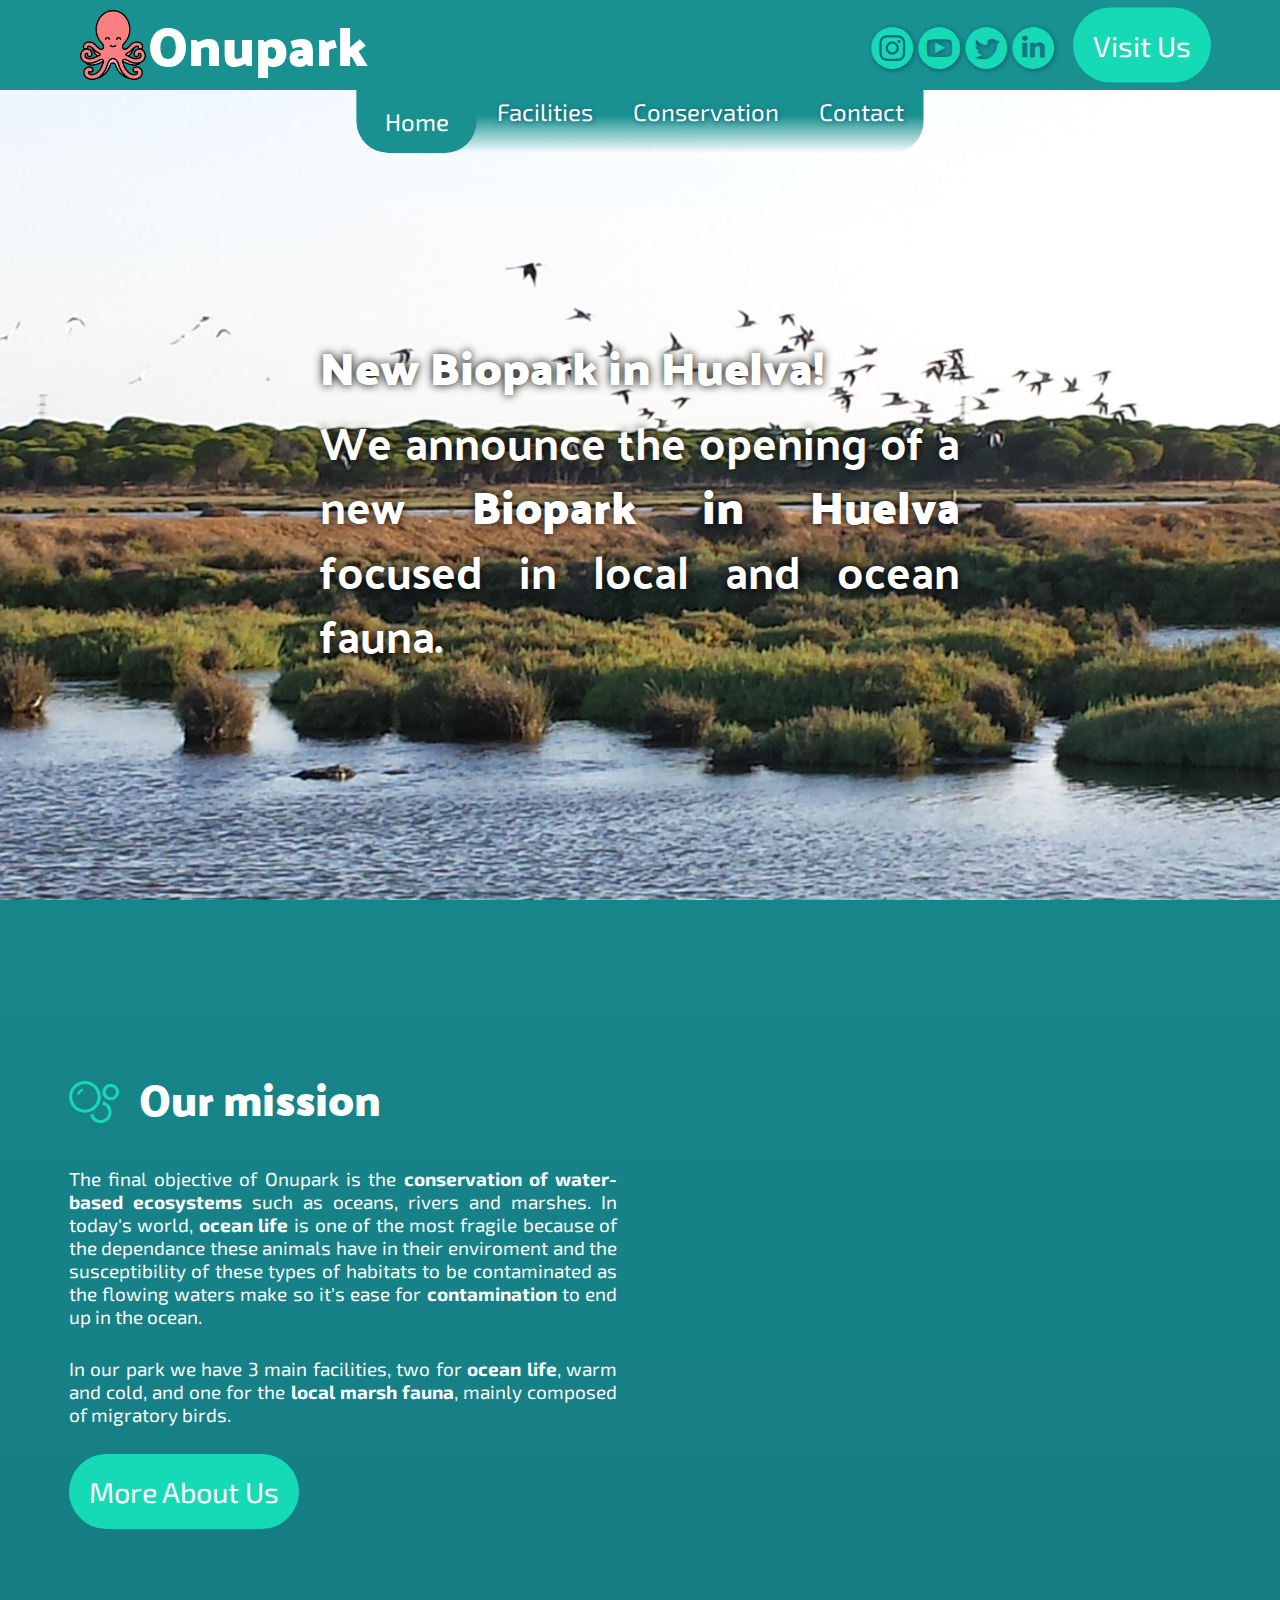
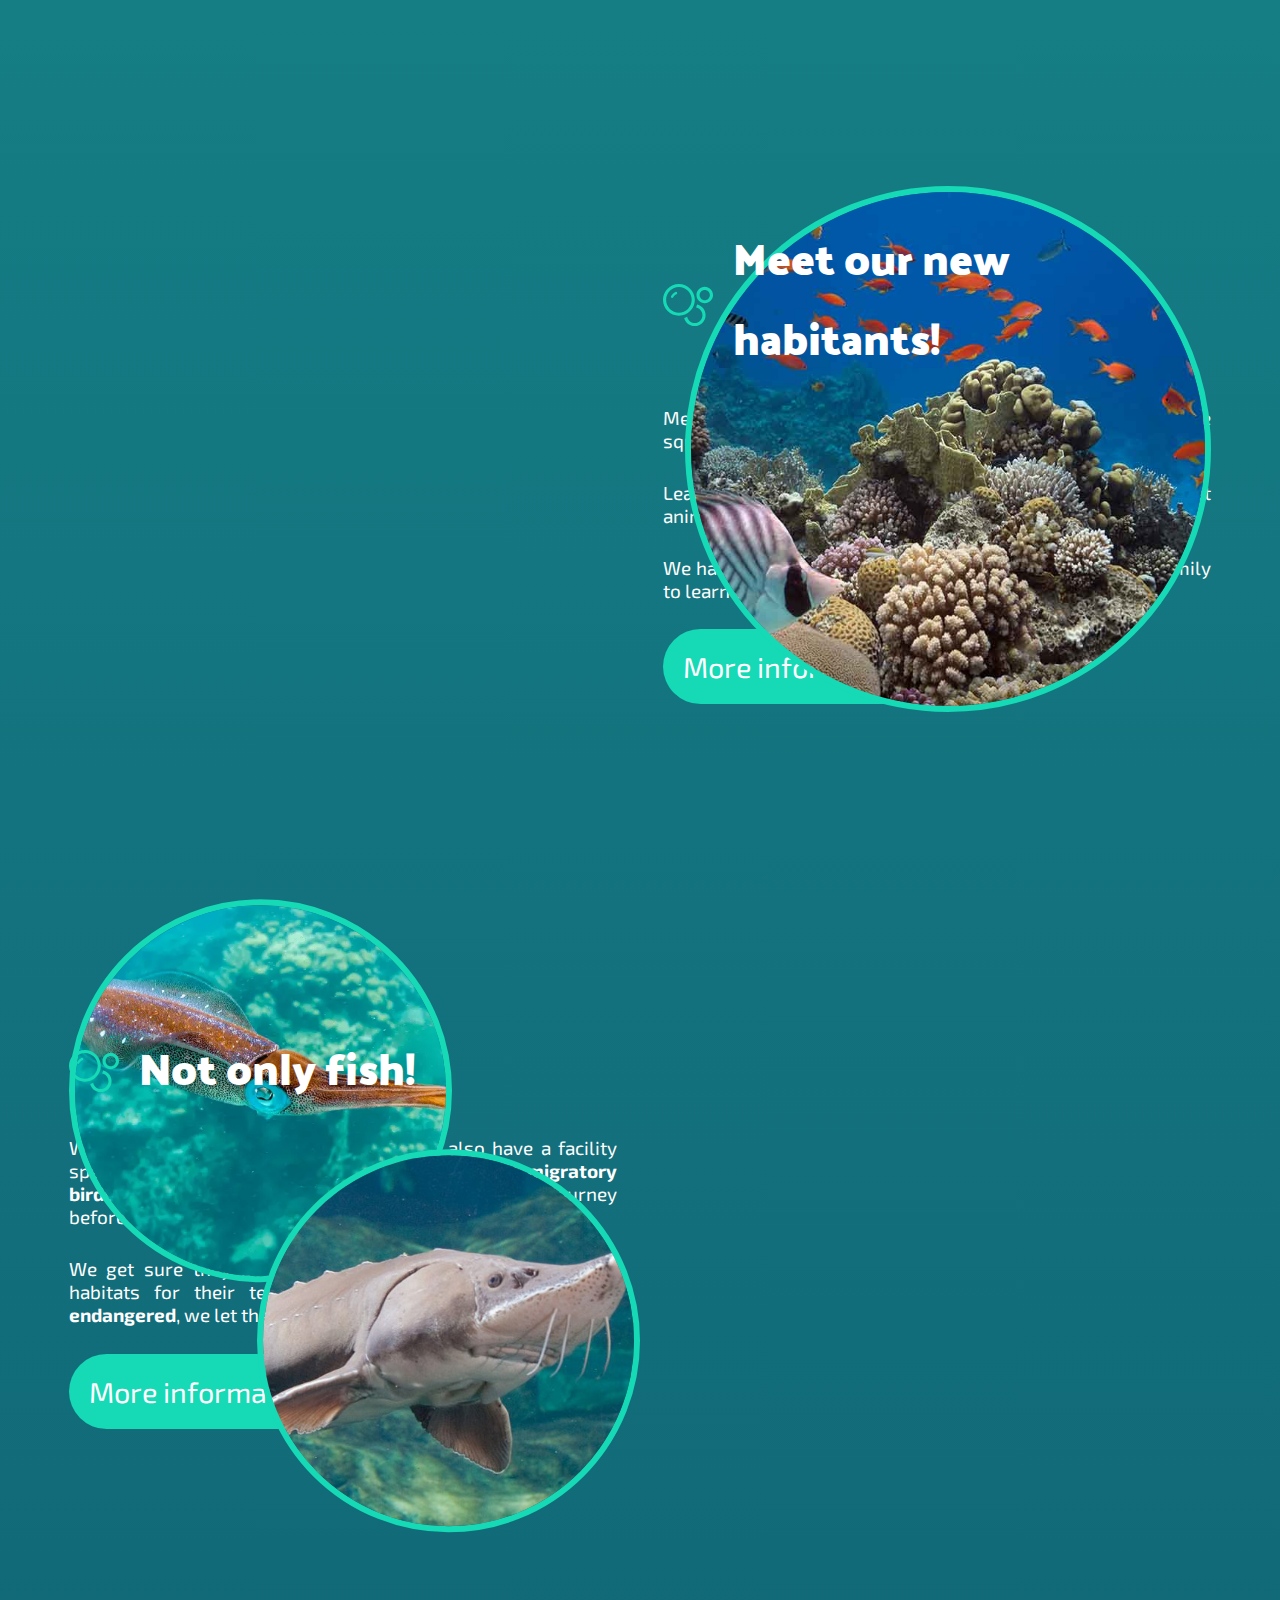
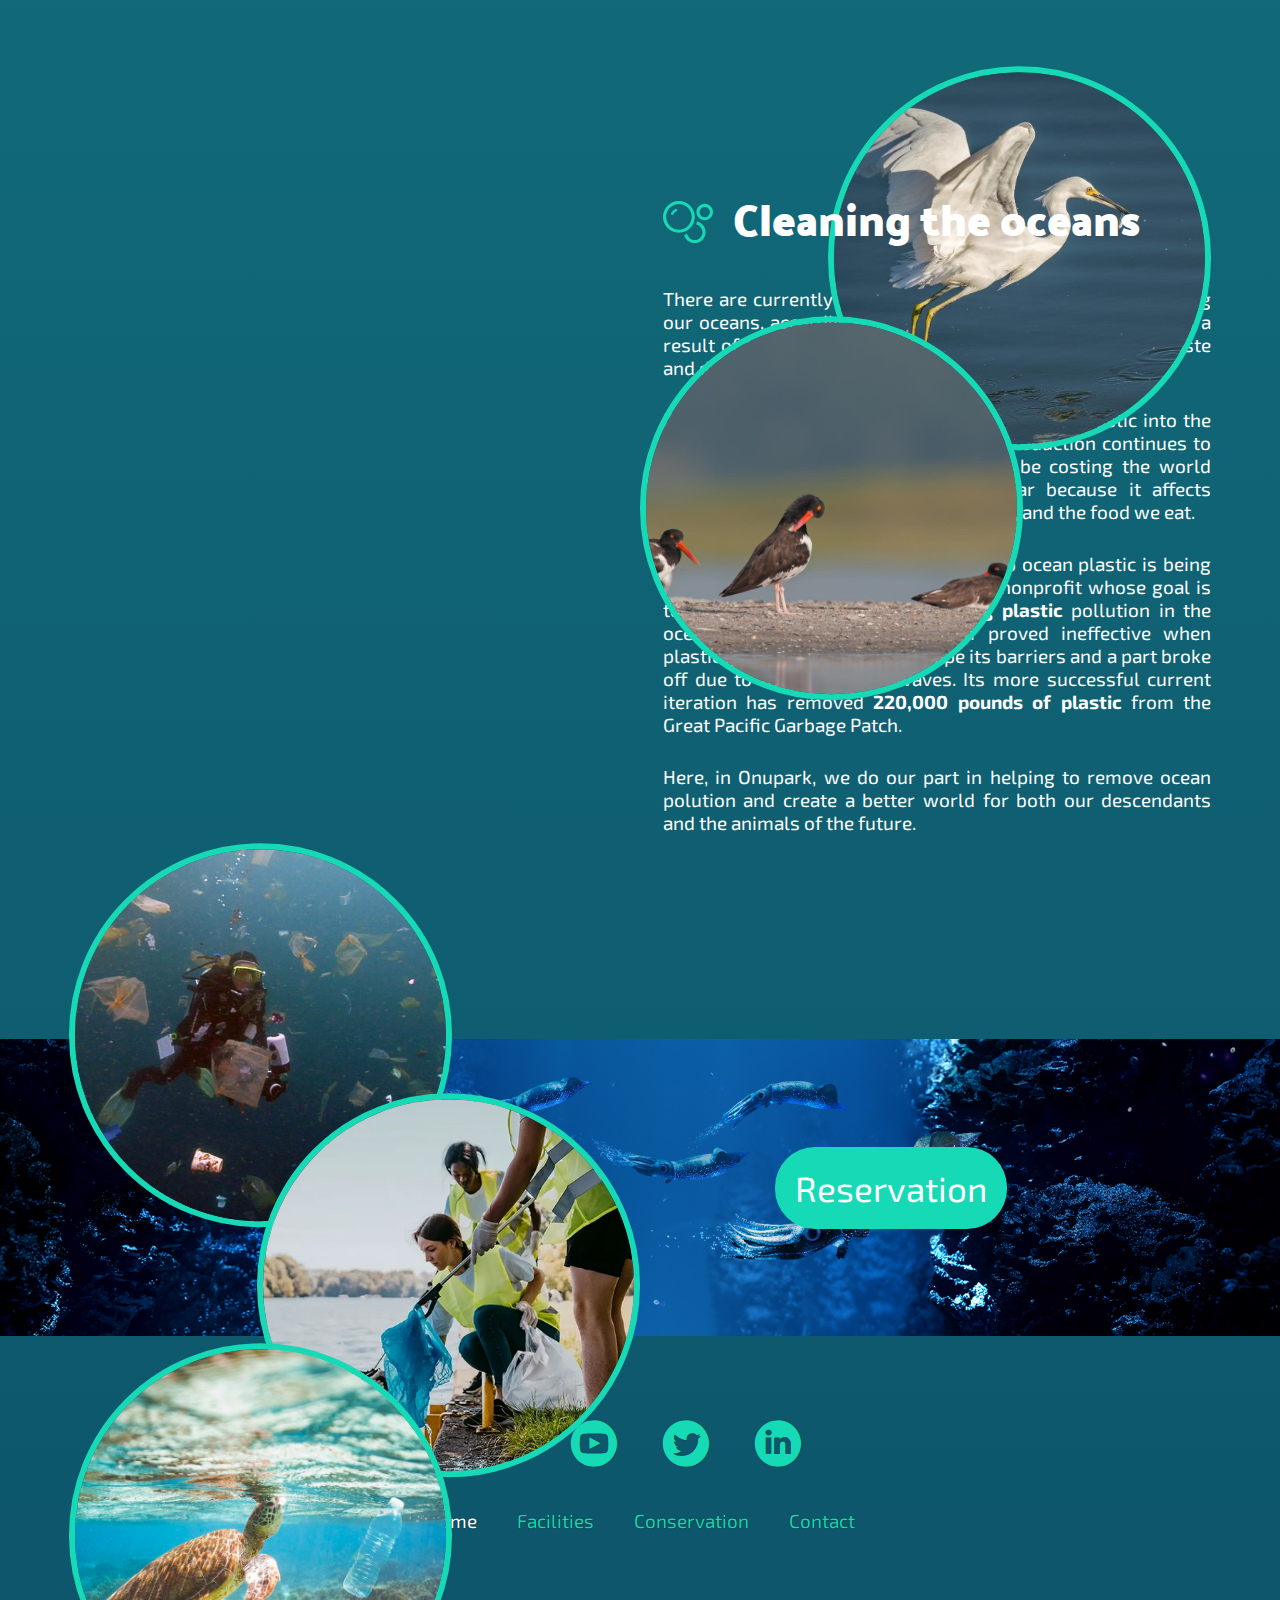
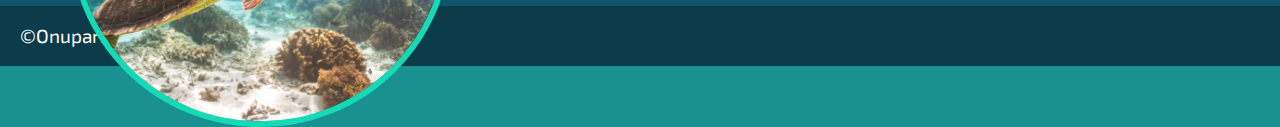
<file: Onupark/index.html>
<!DOCTYPE html>
<html>
    <head>
        <title>Onupark | Home</title>
        <link rel="stylesheet" type="text/css" href="assets/css/styles_general.css">
        <meta name="viewport" content="width=device-width, initial-scale=1.0" />
        <meta charset="UTF-8">
        <link rel="icon" href="assets/img/pulpo.png">
    </head>
    <body>
        <header>
            <div class="logo logo-header">
                <img src="assets/img/pulpo.png">
                <h1>Onupark</h1>
            </div>
            <nav class="ontop">
                <a href="index.html" class="navitem selected">Home</a>
                <a href="facilities.html" class="navitem">Facilities</a>
                <a href="conservation.html" class="navitem">Conservation</a>
                <a href="contact.html" class="navitem">Contact</a>
            </nav>
            <div class="rrss">
                <a href="https://www.instagram.com" target="_blank">I</a>
                <a href="https://www.youtube.com" target="_blank">Y</a>
                <a href="https://www.twitter.com" target="_blank">T</a>
                <a href="https://www.linkedin.com" target="_blank">L</a>
            </div>
            <a href="contact.html#reservation" class="button">Visit Us</a>
        </header>

        <!-- Hero -->
        <div class="hero">
            <h1>New Biopark in Huelva!</h1>
            <p>We announce the opening of a new <strong>Biopark in Huelva</strong> focused in local and ocean fauna.</p>
        </div>

        <!-- Our mission -->
        <section id="ourmission">
            <div class="subsection">
                <h1 class="section-title">Our mission</h1>
                <p>The final objective of Onupark is the <strong>conservation of water-based ecosystems</strong> 
                    such as oceans, rivers and marshes. In today's world, <strong>ocean life</strong> is one 
                    of the most fragile because of the dependance these animals have in their enviroment and 
                    the susceptibility of these types of habitats to be contaminated as the flowing waters 
                    make so it's ease for <strong>contamination</strong> to end up in the ocean.
                </p>
                <p>In our park we have 3 main facilities, two for <strong>ocean life</strong>, warm and cold, 
                    and one for the <strong>local marsh fauna</strong>, mainly composed of migratory birds.
                </p><br>
                <a href="aboutus.html" class="button">More About Us</a>
            </div>
            <div class="subsection bubble-images small">
                <figure class="right solo">
                    <img class="img-bubble" src="assets/img/peces1.jpg">
                </figure>
            </div>
        </section>

        <!--New Inhabitants -->
        <section id="newinhabitants">
            <div class="subsection bubble-images small">
                <figure class="left">
                    <img class="img-bubble" src="assets/img/newinhabitants2.jpg">
                </figure>
                <figure class="right">
                    <img class="img-bubble" src="assets/img/newinhabitants1.jpg">
                </figure>
            </div>
            <div class="subsection">
                <h1 class="section-title">Meet our new habitants!</h1>
                <p>Meet our new <strong>animals</strong> such as George the sturgeon or Lara the squid.</p>
                <p>Learn about their habitats, their behaviors and how to treat animals with respect so they don't get stressed or
                    scared.</p>
                <p>We have courses and school visits available! Bring your family to learn about nature and
                    animals.
                </p><br>
                <a href="facilities.html#newinhabitants" class="button">More information</a>
            </div>
        </section>

        <!--Not only fish! -->
        <section id="notonlyfish">
            <div class="subsection">
                <h1 class="section-title">Not only fish!</h1>
                <p>We do not only have fish in our park, we also have a facility specialized on <strong>marsh fauna</strong>, mainly composed of <strong>migratory birds</strong> who stop in the Odiel's marsh to rest from their journey before continuing north or south.</p>
                <p>We get sure they get the best treatment, provide the best habitats for their temporary nests and, if they are not <strong>endangered</strong>, we let them continue their migration.
                </p><br>
                <a href="facilities.html#facility-birds" class="button">More information</a>
            </div>
            <div class="subsection bubble-images small">
                <figure class="right">
                    <img class="img-bubble" src="assets/img/ave1.jpg">
                </figure>
                <figure class="left">
                    <img class="img-bubble" src="assets/img/ave2.jpg">
                </figure>
            </div>
        </section>

        <!--Cleaning the Oceans -->
        <section id="cleaningoceans">
            <div class="subsection bubble-images">
                <figure class="left">
                    <img class="img-bubble" src="assets/img/limpieza2.jpg">
                </figure>
                <figure class="right">
                    <img class="img-bubble" src="assets/img/limpieza1.jpg">
                </figure>
                <figure class="left">
                    <img class="img-bubble" src="assets/img/limpieza3.jpg">
                </figure>
            </div>
            <div class="subsection">
                <h1 class="section-title">Cleaning the oceans</h1>
                <p>There are currently <strong>75 to 199 million tons of plastic</strong> polluting our oceans, 
                    according to the <a href="https://www.weforum.org/agenda/2022/06/recycling-global-statistics-facts-plastic-paper/" target="_blank">World Economic Forum</a>. 
                    This is a result of humans recycling only nine percent of plastic waste and dumping <strong>10 million 
                    tons of it into the seas</strong> each year.</p>
                <p>If we continue on this path, the annual flow of plastic into the ocean could <strong>triple by 2040</strong> 
                    as plastic production continues to increase. Marine plastic pollution may be costing the world economy 
                    trillions of dollars every year because it affects fisheries, coastlines, tourism, marine life, and the 
                    food we eat.</p>
                <p>The most high-profile effort to clean up ocean plastic is being conducted by 
                    <a href="https://theoceancleanup.com/" target="_blank">Ocean Cleanup</a>, a Dutch nonprofit whose goal 
                    is to get rid of <strong>90 percent of floating plastic</strong> pollution in the ocean. Its first collection system 
                    proved ineffective when plastic garbage was able to escape its barriers and a part broke off due to the 
                    winds and waves. Its more successful current iteration has removed <strong>220,000 pounds of plastic</strong> 
                    from the Great Pacific Garbage Patch.</p>
                <p>Here, in Onupark, we do our part in helping to remove ocean polution and create a better world for both our 
                    descendants and the animals of the future.</p>
            </div>
        </section>

        <!-- Reservation -->
        <div id="reservation-banner">
            <h1 class="reservation-text">Visit us now!</h1>
            <a href="contact.html#reservation" class="button">Reservation</a>
        </div>

        <!-- Footer -->
        <footer id="footer">
            <div class="rrss">
                <a href="https://www.instagram.com" target="_blank">I</a>
                <a href="https://www.youtube.com" target="_blank">Y</a>
                <a href="https://www.twitter.com" target="_blank">T</a>
                <a href="https://www.linkedin.com" target="_blank">L</a>
            </div>
            <div class="footer-nav">
                <a href="index.html" class="selected">Home</a>
                <a href="facilities.html">Facilities</a>
                <a href="conservation.html">Conservation</a>
                <a href="contact.html">Contact</a>
            </div>
        </footer>
        
        <!-- Copyright -->
        <div class="copyright">
            <p>©Onupark 2023</p>
        </div>

        <script type="text/javascript" src="assets/js/bubbles.js"></script>
    </body>
</html>
</file>
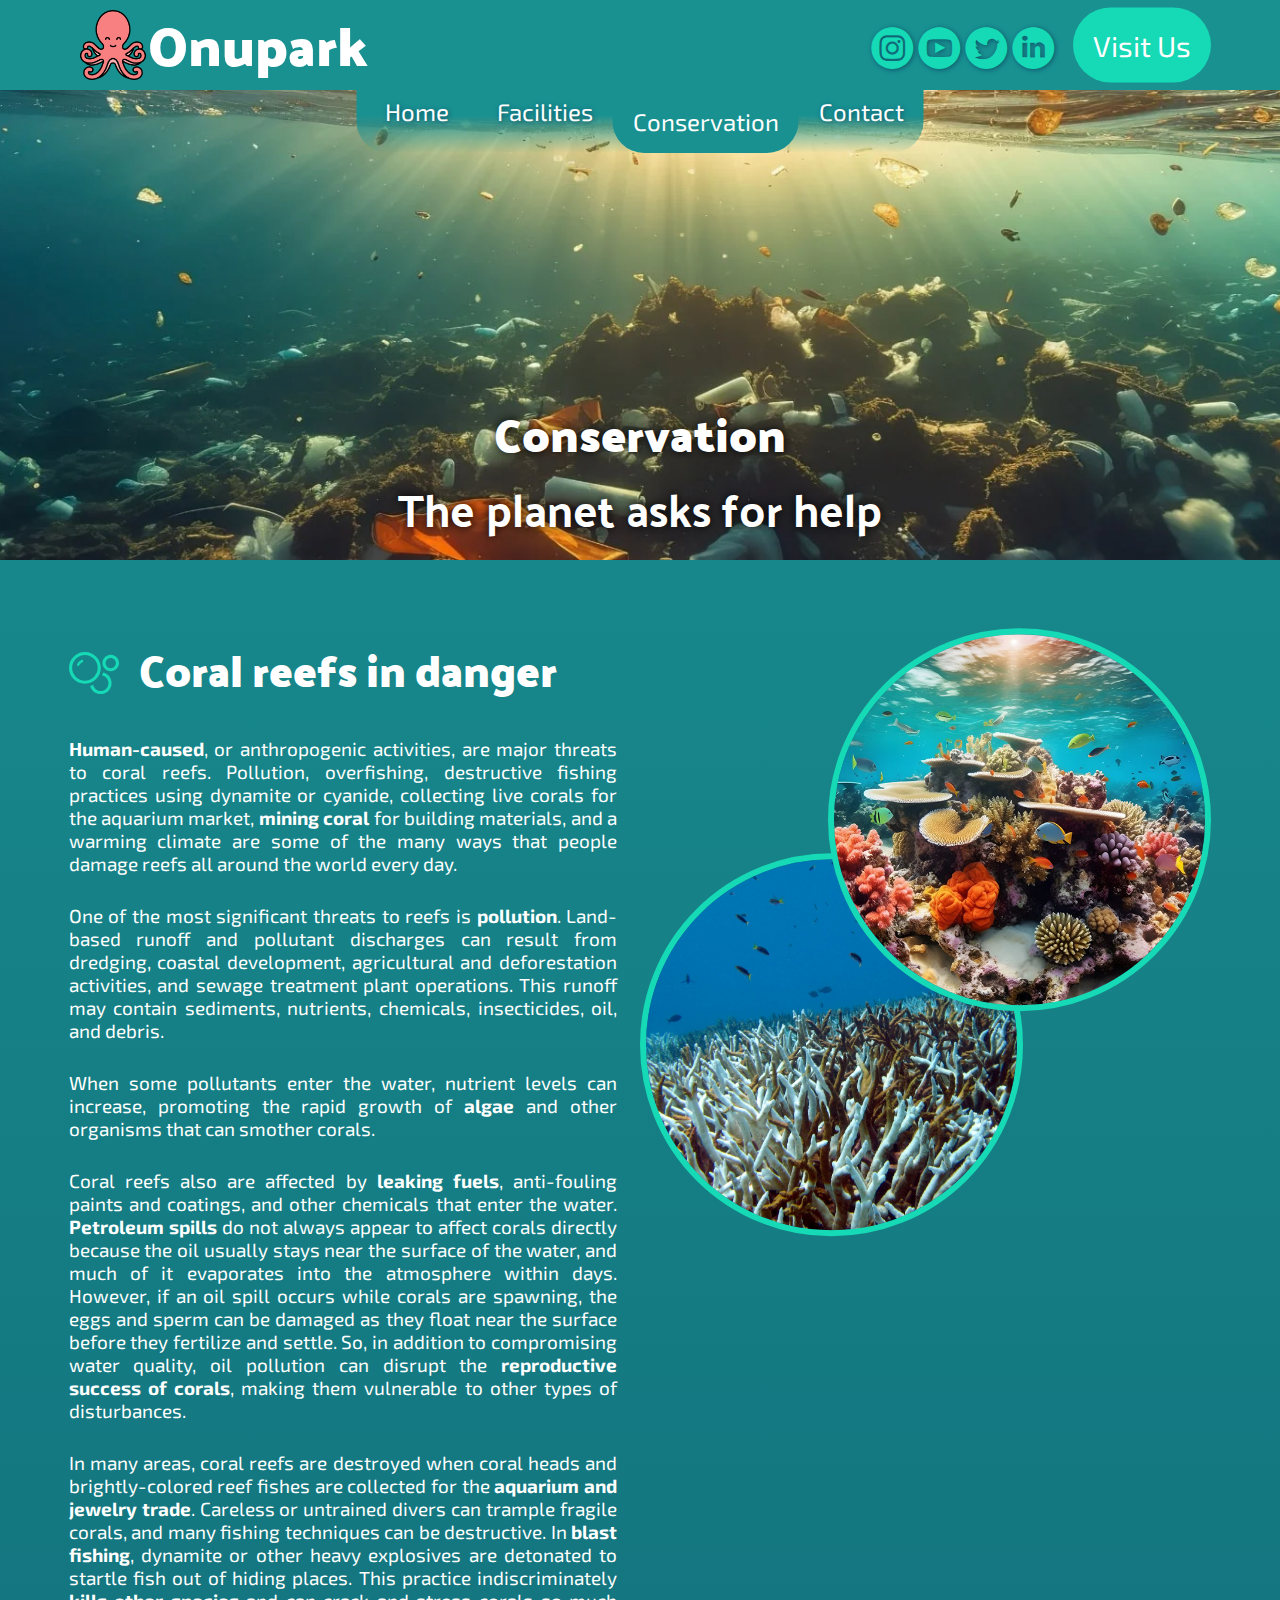
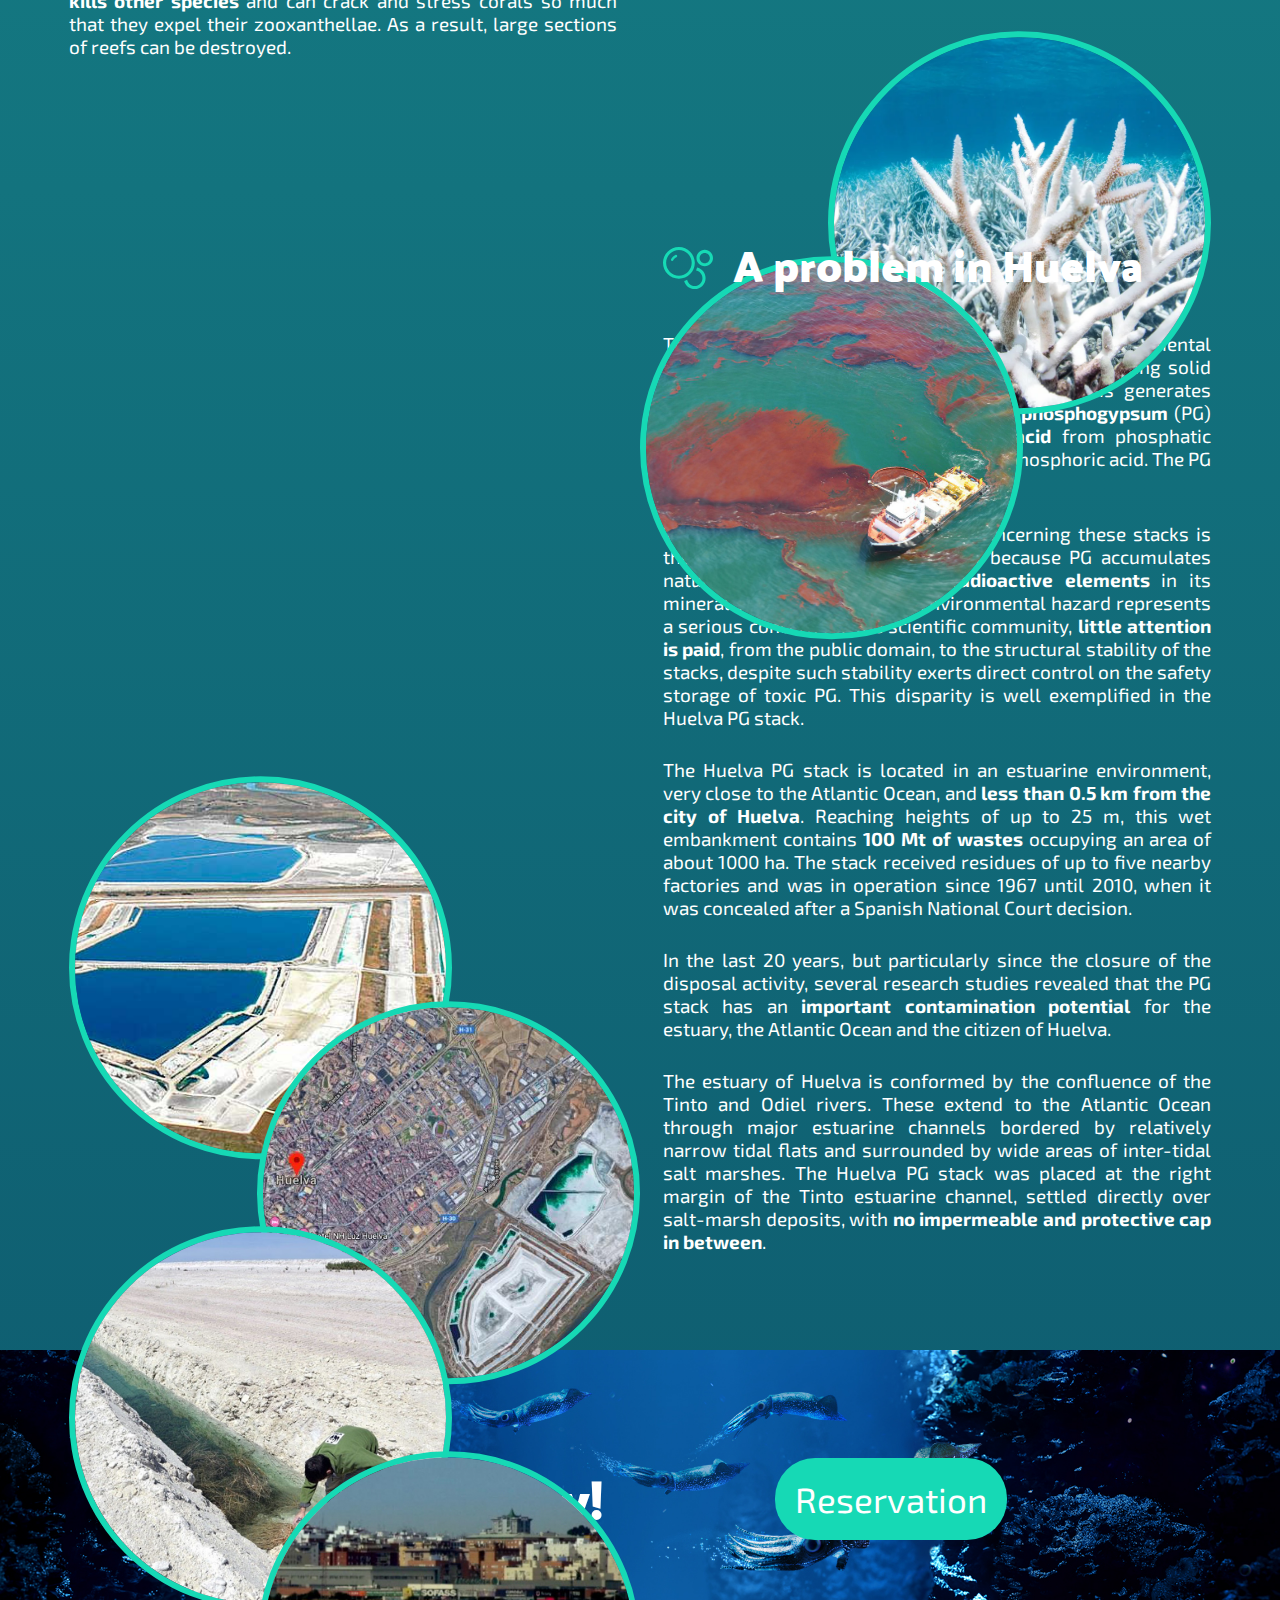
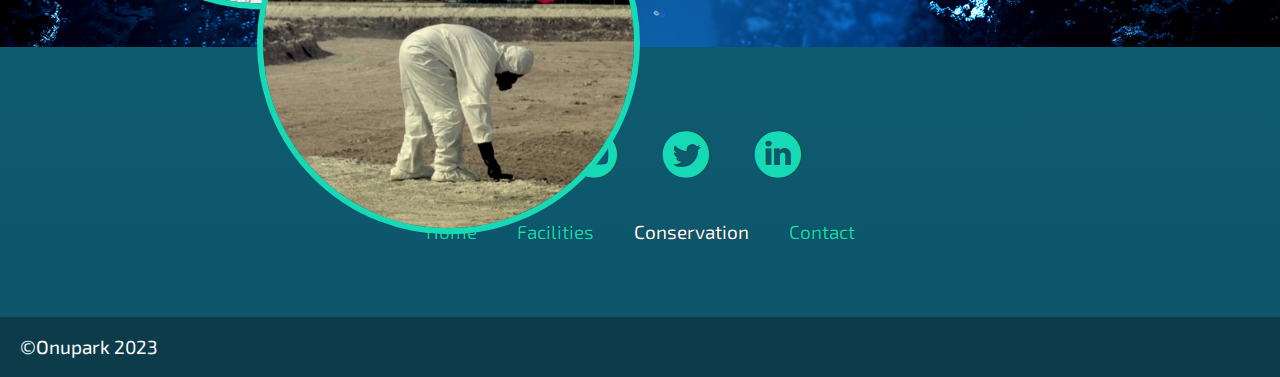
<file: Onupark/conservation.html>
<!DOCTYPE html>
<html>
    <head>
        <title>Onupark | Conservation</title>
        <link rel="stylesheet" type="text/css" href="assets/css/styles_general.css">
        <link rel="stylesheet" type="text/css" href="assets/css/content_styles.css">
        <meta name="viewport" content="width=device-width, initial-scale=1.0" />
        <meta charset="UTF-8">
        <link rel="icon" href="assets/img/pulpo.png">
    </head>
    <body>
        <header>
            <div class="logo logo-header">
                <img src="assets/img/pulpo.png">
                <h1>Onupark</h1>
            </div>
            <nav class="ontop">
                <a href="index.html" class="navitem">Home</a>
                <a href="facilities.html" class="navitem">Facilities</a>
                <a href="conservation.html" class="navitem selected">Conservation</a>
                <a href="contact.html" class="navitem">Contact</a>
            </nav>
            <div class="rrss">
                <a href="https://www.instagram.com" target="_blank">I</a>
                <a href="https://www.youtube.com" target="_blank">Y</a>
                <a href="https://www.twitter.com" target="_blank">T</a>
                <a href="https://www.linkedin.com" target="_blank">L</a>
            </div>
            <a href="contact.html#reservation" class="button">Visit Us</a>
        </header>

        <!-- Hero -->
        <div class="hero conservation">
            <h1>Conservation</h1>
            <p>The planet asks for help</p>
        </div>

        <!--Coral reefs in danger -->
        <section id="corals">
            <div class="subsection">
                <h1 class="section-title">Coral reefs in danger</h1>
                <p><strong>Human-caused</strong>, or anthropogenic activities, are major threats to coral reefs. Pollution, 
                    overfishing, destructive fishing practices using dynamite or cyanide, collecting live corals for the 
                    aquarium market, <strong>mining coral</strong> for building materials, and a warming climate are some 
                    of the many ways that people damage reefs all around the world every day. </p>
                <p>One of the most significant threats to reefs is <strong>pollution</strong>. Land-based runoff and pollutant discharges can 
                    result from dredging, coastal development, agricultural and deforestation activities, and sewage 
                    treatment plant operations. This runoff may contain sediments, nutrients, chemicals, insecticides, oil, 
                    and debris. </p>
                <p>When some pollutants enter the water, nutrient levels can increase, promoting the rapid growth of 
                    <strong>algae</strong> and other organisms that can smother corals. </p>
                <p>Coral reefs also are affected by <strong>leaking fuels</strong>, anti-fouling paints and coatings, and 
                    other chemicals that enter the water. <strong>Petroleum spills</strong> do not always appear to affect 
                    corals directly because the oil usually stays near the surface of the water, and much of it evaporates 
                    into the atmosphere within days. 
                    However, if an oil spill occurs while corals are spawning, the eggs and sperm can be damaged as they 
                    float near the surface before they fertilize and settle. So, in addition to compromising water quality, 
                    oil pollution can disrupt the <strong>reproductive success of corals</strong>, making them vulnerable 
                    to other types of disturbances. </p>
                <p>In many areas, coral reefs are destroyed when coral heads and brightly-colored reef fishes are collected 
                    for the <strong>aquarium and jewelry trade</strong>. Careless or untrained divers can trample fragile 
                    corals, and many fishing techniques can be destructive. In <strong>blast fishing</strong>, dynamite or 
                    other heavy explosives are detonated to startle fish out of hiding places. This practice indiscriminately 
                    <strong>kills other species</strong> and can crack and stress corals so much that they expel their 
                    zooxanthellae. As a result, large sections of reefs can be destroyed.</p>
            </div>
            <div class="subsection bubble-images">
                <figure class="right">
                    <img class="img-bubble" src="assets/img/coral2.jpg">
                </figure>
                <figure class="left">
                    <img class="img-bubble" src="assets/img/coral1.jpg">
                </figure>
                <figure class="right">
                    <img class="img-bubble" src="assets/img/coral3.jpg">
                </figure>
                <figure class="left">
                    <img class="img-bubble" src="assets/img/coral4.jpg">
                </figure>
            </div>
        </section>

        <!--Fosfoyesos -->
        <section id="fosfoyesos">
            <div class="subsection bubble-images">
                <figure class="left">
                    <img class="img-bubble" src="assets/img/fosfoyesos.jpg">
                </figure>
                <figure class="right">
                    <img class="img-bubble" src="assets/img/fosfoyesos2.jpg">
                </figure>
                <figure class="left">
                    <img class="img-bubble" src="assets/img/fosfoyesos3.jpg">
                </figure>
                <figure class="right">
                    <img class="img-bubble" src="assets/img/fosfoyesos4.jpg">
                </figure>
            </div>
            <div class="subsection">
                <h1 class="section-title">A problem in Huelva</h1>
                <p>The storage of <strong>industrial wastes</strong> is a worldwide environmental problem. Among the most 
                    prolific industries generating solid wastes is the phosphate fertilizer industry. This generates large 
                    amounts of an acid residue called <strong>phosphogypsum</strong> (PG) during the production of 
                    <strong>phosphoric acid</strong> from phosphatic rocks. With a ratio of 5 t of PG per ton of phosphoric 
                    acid. The PG is stored in large retaining stockpiles.</p>
                <p>The major environmental problem concerning these stacks is their high <strong>contamination potential</strong> 
                    because PG accumulates naturally occurring <strong>toxic and radioactive elements</strong> in its mineral 
                    structure. While this environmental hazard represents a serious concern for the scientific community, 
                    <strong>little attention is paid</strong>, from the public domain, to the structural stability of the 
                    stacks, despite such stability exerts direct control on the safety storage of toxic PG. This disparity 
                    is well exemplified in the Huelva PG stack.</p>
                <p>The Huelva PG stack is located in an estuarine environment, very close to the Atlantic Ocean, and 
                    <strong>less than 0.5 km from the city of Huelva</strong>. Reaching heights of up to 25 m, this
                    wet embankment contains <strong>100 Mt of wastes</strong> occupying an area of about 1000 ha. The stack 
                    received residues of up to five nearby factories and was in operation since 1967 until
                    2010, when it was concealed after a Spanish National Court decision.</p>
                <p>In the last 20 years, but particularly since the closure of the disposal activity, several research studies 
                    revealed that the PG stack has an <strong>important contamination potential</strong> for
                    the estuary, the Atlantic Ocean and the citizen of Huelva.</p>
                <p>The estuary of Huelva is conformed by the confluence of the Tinto and Odiel rivers. These extend to the 
                    Atlantic Ocean through major estuarine channels bordered by relatively narrow tidal flats and surrounded 
                    by wide areas of inter-tidal salt marshes. The Huelva PG stack was placed at the right margin of the Tinto 
                    estuarine channel, settled directly over salt-marsh deposits, with <strong>no impermeable and protective 
                    cap in between</strong>.</p>
            </div>
        </section>

        <!-- Reservation -->
        <div id="reservation-banner">
            <h1 class="reservation-text">Visit us now!</h1>
            <a href="contact.html#reservation" class="button">Reservation</a>
        </div>

        <!-- Footer -->
        <footer id="footer">
            <div class="rrss">
                <a href="https://www.instagram.com" target="_blank">I</a>
                <a href="https://www.youtube.com" target="_blank">Y</a>
                <a href="https://www.twitter.com" target="_blank">T</a>
                <a href="https://www.linkedin.com" target="_blank">L</a>
            </div>
            <div class="footer-nav">
                <a href="index.html">Home</a>
                <a href="facilities.html">Facilities</a>
                <a href="conservation.html" class="selected">Conservation</a>
                <a href="contact.html">Contact</a>
            </div>
        </footer>
        
        <!-- Copyright -->
        <div class="copyright">
            <p>©Onupark 2023</p>
        </div>

        <script type="text/javascript" src="assets/js/bubbles.js"></script>
    </body>
</html>
</file>
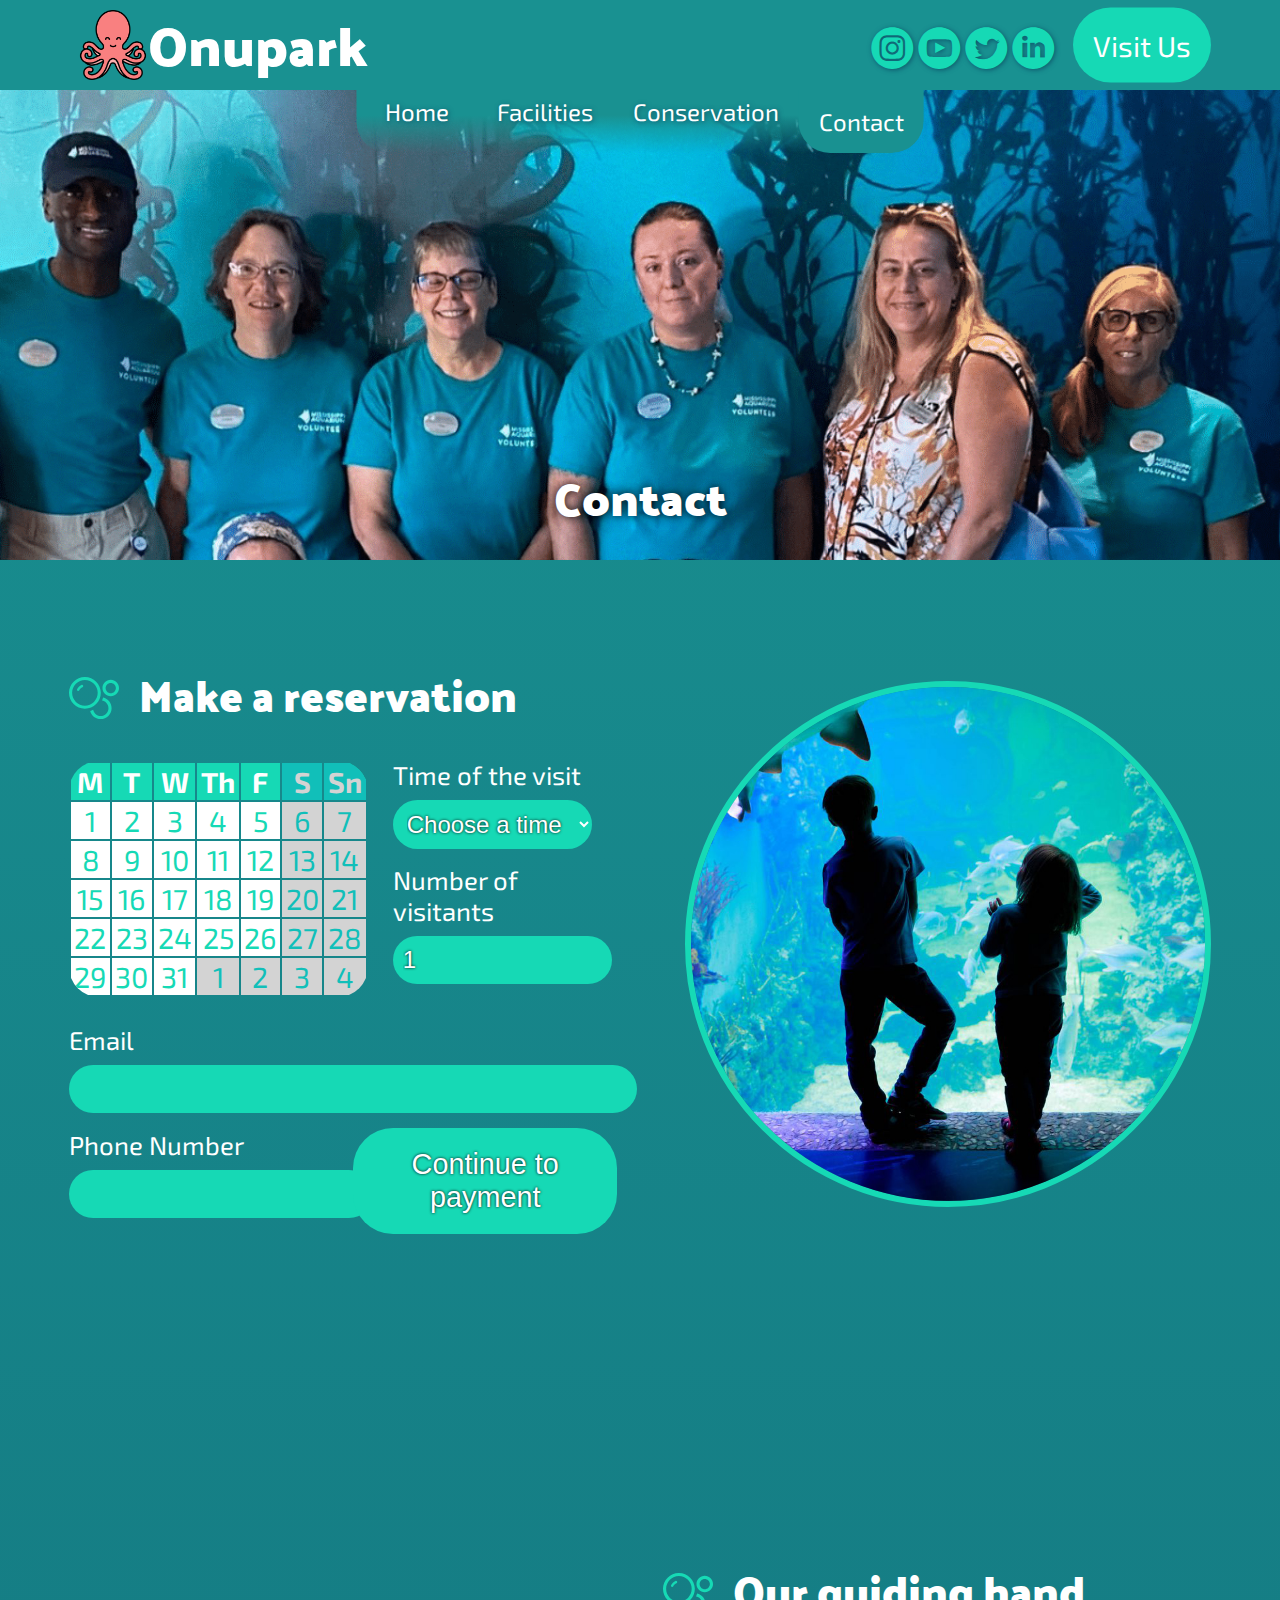
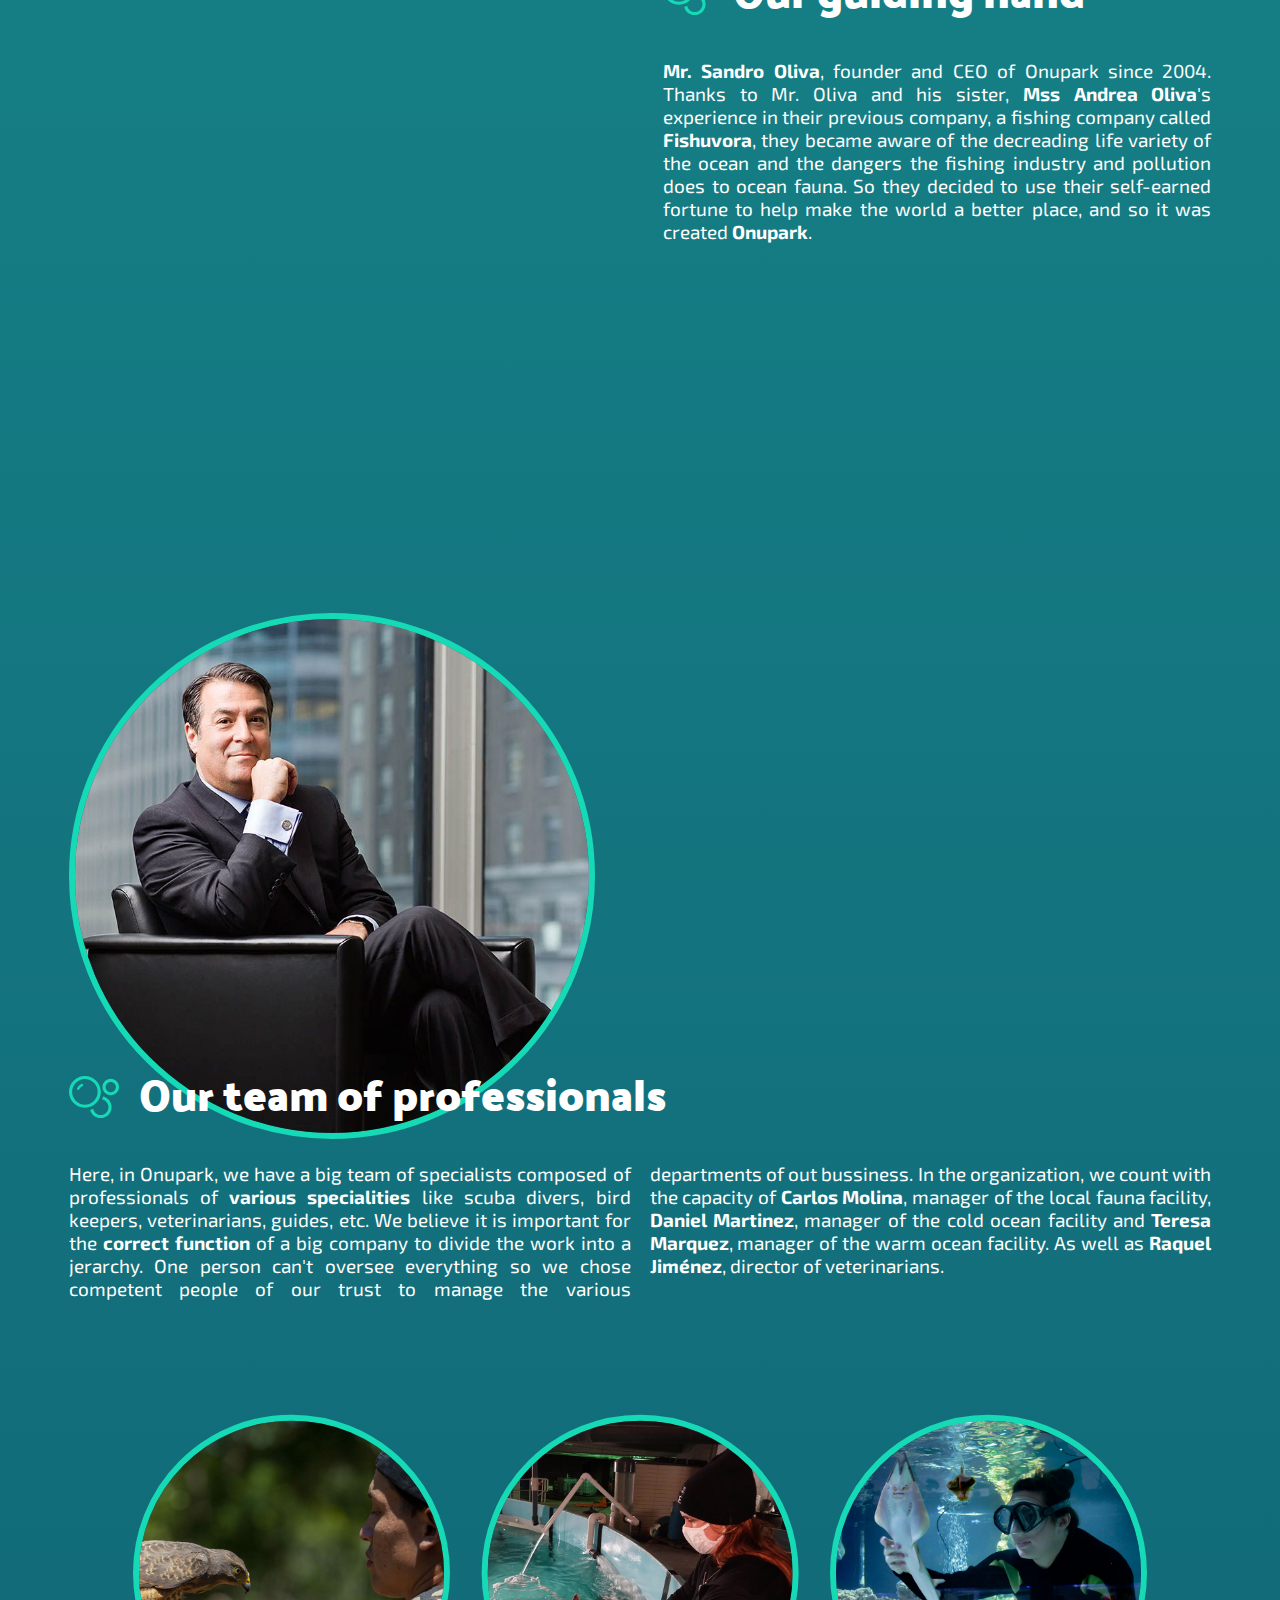
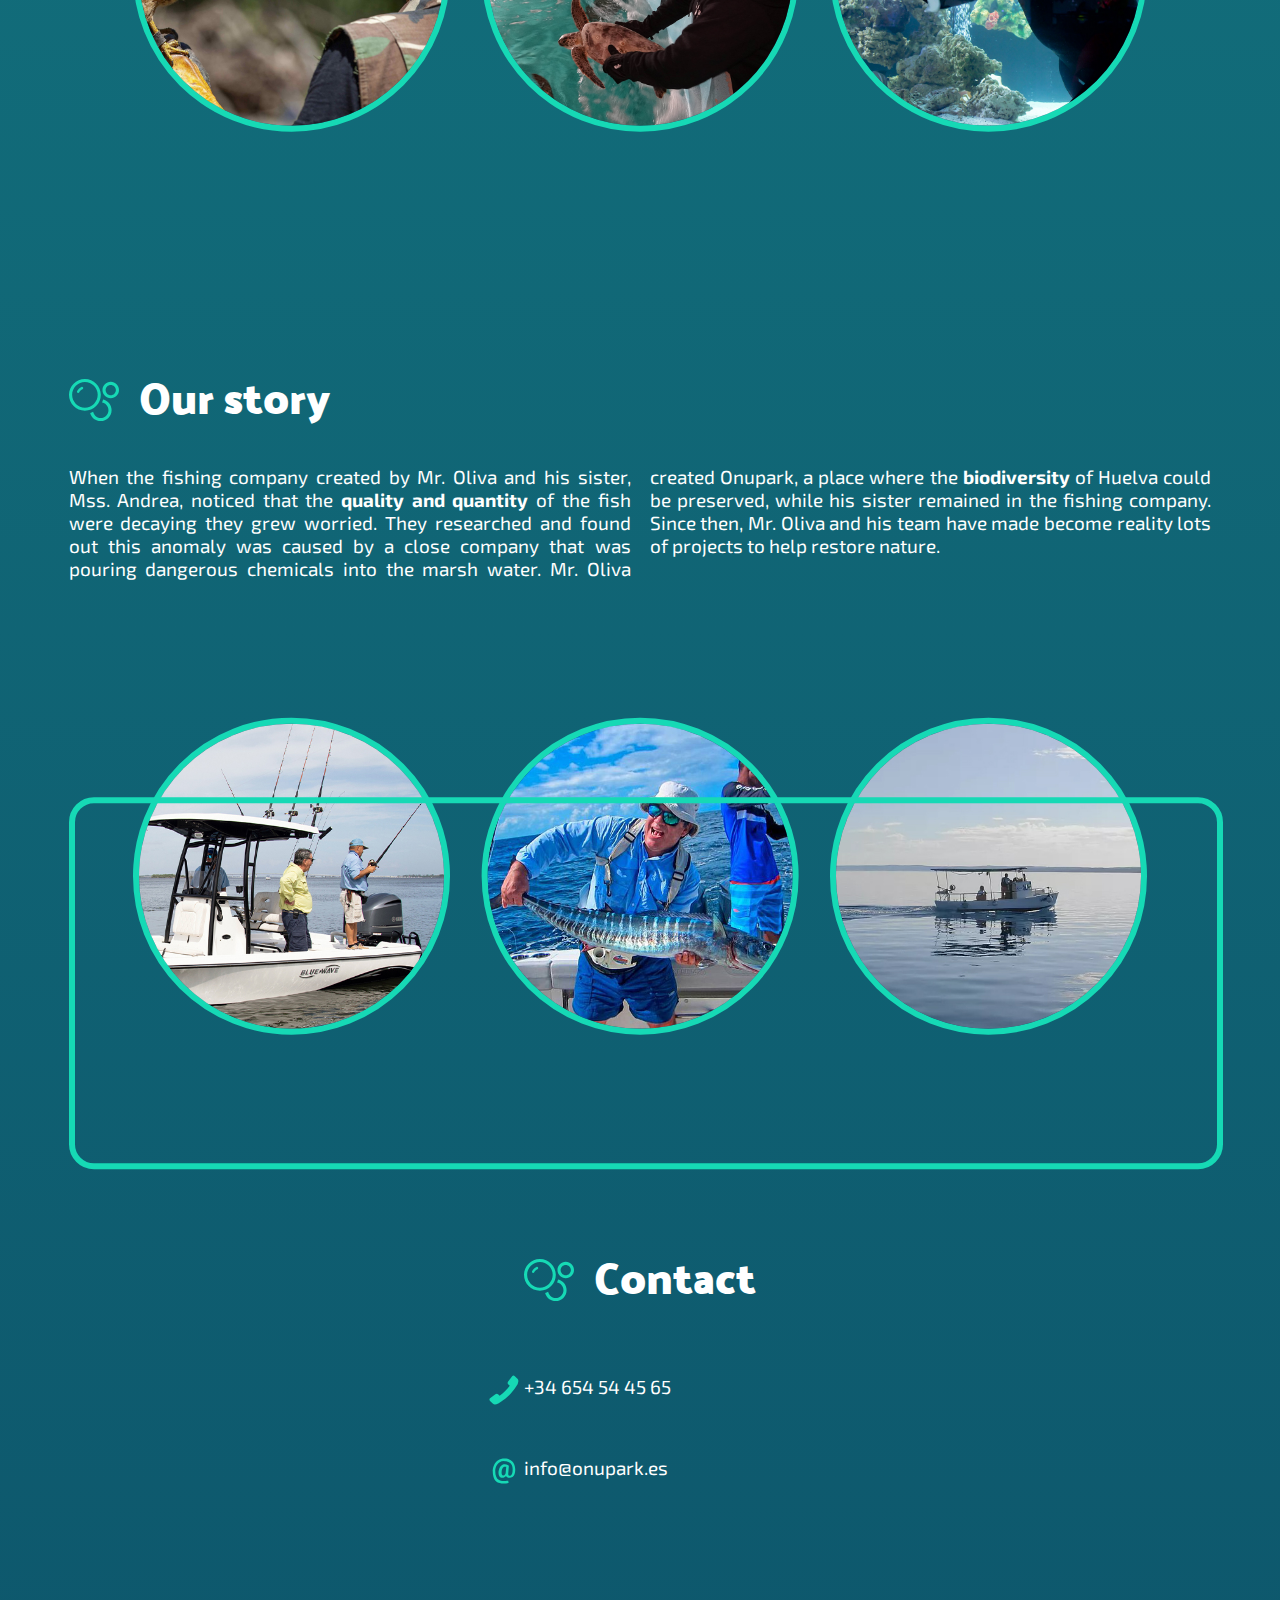
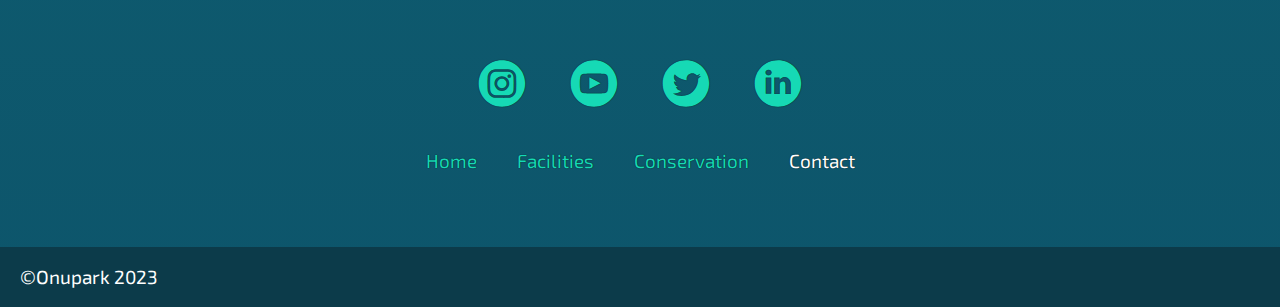
<file: Onupark/contact.html>
<!DOCTYPE html>
<html>
    <head>
        <title>Onupark | Contact</title>
        <link rel="stylesheet" type="text/css" href="assets/css/styles_general.css">
        <link rel="stylesheet" type="text/css" href="assets/css/content_styles.css">
        <meta name="viewport" content="width=device-width, initial-scale=1.0" />
        <meta charset="UTF-8">
        <link rel="icon" href="assets/img/pulpo.png">
    </head>
    <body>
        <header>
            <div class="logo logo-header">
                <img src="assets/img/pulpo.png">
                <h1>Onupark</h1>
            </div>
            <nav class="ontop">
                <a href="index.html" class="navitem">Home</a>
                <a href="facilities.html" class="navitem">Facilities</a>
                <a href="conservation.html" class="navitem">Conservation</a>
                <a href="contact.html" class="navitem selected">Contact</a>
            </nav>
            <div class="rrss">
                <a href="https://www.instagram.com" target="_blank">I</a>
                <a href="https://www.youtube.com" target="_blank">Y</a>
                <a href="https://www.twitter.com" target="_blank">T</a>
                <a href="https://www.linkedin.com" target="_blank">L</a>
            </div>
            <a href="contact.html#reservation" class="button">Visit Us</a>
        </header>

        <!-- Hero -->
        <div class="hero contact">
            <h1>Contact</h1>
        </div>

        <!-- Reservation -->
        <section id="reservation">
            <form class="subsection">
                <h1 class="section-title">Make a reservation</h1>
                <div class="form-row">
                    <table class="calendar">
                        <thead>
                            <tr>
                                <th>M</th>
                                <th>T</th>
                                <th>W</th>
                                <th>Th</th>
                                <th>F</th>
                                <th class="notavailable">S</th>
                                <th class="notavailable">Sn</th>
                            </tr>
                        </thead>
                        <tbody>
                            <tr>
                                <td><a href="#">1</a></td>
                                <td><a href="#">2</a></td>
                                <td><a href="#">3</a></td>
                                <td><a href="#">4</a></td>
                                <td><a href="#">5</a></td>
                                <td class="notavailable">6</td>
                                <td class="notavailable">7</td>
                            </tr>
                            <tr>
                                <td><a href="#">8</a></td>
                                <td><a href="#">9</a></td>
                                <td><a href="#">10</a></td>
                                <td><a href="#">11</a></td>
                                <td><a href="#">12</a></td>
                                <td class="notavailable">13</td>
                                <td class="notavailable">14</td>
                            </tr>
                            <tr>
                                <td><a href="#">15</a></td>
                                <td><a href="#">16</a></td>
                                <td><a href="#">17</a></td>
                                <td><a href="#">18</a></td>
                                <td><a href="#">19</a></td>
                                <td class="notavailable">20</td>
                                <td class="notavailable">21</td>
                            </tr>
                            <tr>
                                <td><a href="#">22</a></td>
                                <td><a href="#">23</a></td>
                                <td><a href="#">24</a></td>
                                <td><a href="#">25</a></td>
                                <td><a href="#">26</a></td>
                                <td class="notavailable">27</td>
                                <td class="notavailable">28</td>
                            </tr>
                            <tr>
                                <td><a href="#">29</a></td>
                                <td><a href="#">30</a></td>
                                <td><a href="#">31</a></td>
                                <td class="notavailable">1</td>
                                <td class="notavailable">2</td>
                                <td class="notavailable">3</td>
                                <td class="notavailable">4</td>
                            </tr>
                        </tbody>
                    </table>
                    <div class="form-column">
                        <label>Time of the visit</label>
                        <select name="time">
                            <option selected>Choose a time</option>
                            <option>8:00</option>
                            <option>9:00</option>
                            <option>10:00</option>
                            <option>11:00</option>
                            <option>12:00</option>
                            <option>13:00</option>
                            <option>14:00</option>
                            <option>15:00</option>
                            <option>16:00</option>
                            <option>17:00</option>
                            <option>18:00</option>
                            <option>19:00</option>
                            <option>20:00</option>
                        </select>

                        <label>Number of visitants</label>
                        <input type="number" min="1" value="1">
                    </div>
                </div>
                <div>
                    <label>Email</label>
                    <input type="email">
                </div>
                <div class="form-row">
                    <div>
                        <label>Phone Number</label>
                        <input type="text">
                    </div>
                    <div>
                        <button class="button" type="submit">Continue to payment</button>
                    </div>
                </div>
            </form>
            <div class="subsection bubble-images small">
                <figure class="right solo">
                    <img class="img-bubble" src="assets/img/reservation2.jpg">
                </figure>
            </div>
        </section>


        <!-- Our CEO -->
        <section id="ceo">
            <div class="subsection bubble-images small">
                <figure class="left solo">
                    <img class="img-bubble" src="assets/img/ceo.jpg">
                </figure>
            </div>
            <div class="subsection">
                <h1 class="section-title">Our guiding hand</h1>
                <p><strong>Mr. Sandro Oliva</strong>, founder and CEO of Onupark since 2004. Thanks to Mr. Oliva and his 
                    sister, <strong>Mss Andrea Oliva</strong>'s experience in their previous company, a fishing company 
                    called <strong>Fishuvora</strong>, they became aware of the decreading life variety of the ocean and 
                    the dangers the fishing industry and pollution does to ocean fauna. So they decided to use their 
                    self-earned fortune to help make the world a better place, and so it was created <strong>Onupark</strong>.</p>
            </div>
        </section>

        <!-- Team -->
        <section id="team" class="fw">
            <div class="subsection bubble-images horizontal">
                <figure class="right">
                    <img class="img-bubble" src="assets/img/team1.jpg">
                </figure>
                <figure class="center">
                    <img class="img-bubble" src="assets/img/team4.jpg">
                </figure>
                <figure class="left">
                    <img class="img-bubble" src="assets/img/team3.jpg">
                </figure>
            </div>
            <div class="subsection">
                <h1 class="section-title">Our team of professionals</h1>
                <p>Here, in Onupark, we have a big team of specialists composed of professionals of <strong>various 
                    specialities</strong> like scuba divers, bird keepers, veterinarians, guides, etc. We believe it is 
                    important for the <strong>correct function</strong> of a big company to divide the work into a jerarchy. One person can't 
                    oversee everything so we chose competent people of our trust to manage the various departments of out 
                    bussiness. In the organization, we count with the capacity of <strong>Carlos Molina</strong>, manager 
                    of the local fauna facility, <strong>Daniel Martinez</strong>, manager of the cold ocean facility and 
                    <strong>Teresa Marquez</strong>, manager of the warm ocean facility. As well as <strong>Raquel Jiménez</strong>, 
                    director of veterinarians.</p>
            </div>
        </section>

        <!-- Story -->
        <section id="story" class="fw">
            <div class="subsection bubble-images horizontal">
                <figure class="right">
                    <img class="img-bubble" src="assets/img/story1.jpg">
                </figure>
                <figure class="center">
                    <img class="img-bubble" src="assets/img/story2.jpg">
                </figure>
                <figure class="left">
                    <img class="img-bubble" src="assets/img/story3.jpg">
                </figure>
            </div>
            <div class="subsection">
                <h1 class="section-title">Our story</h1>
                <p>When the fishing company created by Mr. Oliva and his sister, Mss. Andrea, noticed that the <strong>quality and 
                    quantity</strong> of the fish were decaying they grew worried. They researched and found out this anomaly was 
                    caused by a close company that was pouring dangerous chemicals into the marsh water. Mr. Oliva created 
                    Onupark, a place where the <strong>biodiversity</strong> of Huelva could be preserved, while his sister remained in the 
                    fishing company. Since then, Mr. Oliva and his team have made become reality lots of projects to help restore nature.</p>
            </div>
        </section>

        <!-- Contact -->
        <section id="contact" class="fw">
            <div class="subsection bubble-images horizontal">
                <figure class="fw">
                    <iframe src="https://www.google.com/maps/embed?pb=!1m14!1m12!1m3!1d5186.074594799844!2d-6.98464279678826!3d37.294755913762614!2m3!1f0!2f0!3f0!3m2!1i1024!2i768!4f13.1!5e0!3m2!1ses!2ses!4v1704973114804!5m2!1ses!2ses" allowfullscreen="" loading="lazy" referrerpolicy="no-referrer-when-downgrade"></iframe>
                </figure>
            </div>
            <div class="subsection">
                <h1 class="section-title">Contact</h1>
                <p class="icon phone">+34 654 54 45 65</p>
                <p class="icon email">info@onupark.es</p>
            </div>
        </section>

        <!-- Footer -->
        <footer id="footer">
            <div class="rrss">
                <a href="https://www.instagram.com" target="_blank">I</a>
                <a href="https://www.youtube.com" target="_blank">Y</a>
                <a href="https://www.twitter.com" target="_blank">T</a>
                <a href="https://www.linkedin.com" target="_blank">L</a>
            </div>
            <div class="footer-nav">
                <a href="index.html">Home</a>
                <a href="facilities.html">Facilities</a>
                <a href="conservation.html">Conservation</a>
                <a href="contact.html" class="selected">Contact</a>
            </div>
        </footer>
        
        <!-- Copyright -->
        <div class="copyright">
            <p>©Onupark 2023</p>
        </div>

        <script type="text/javascript" src="assets/js/bubbles.js"></script>
    </body>
</html>
</file>
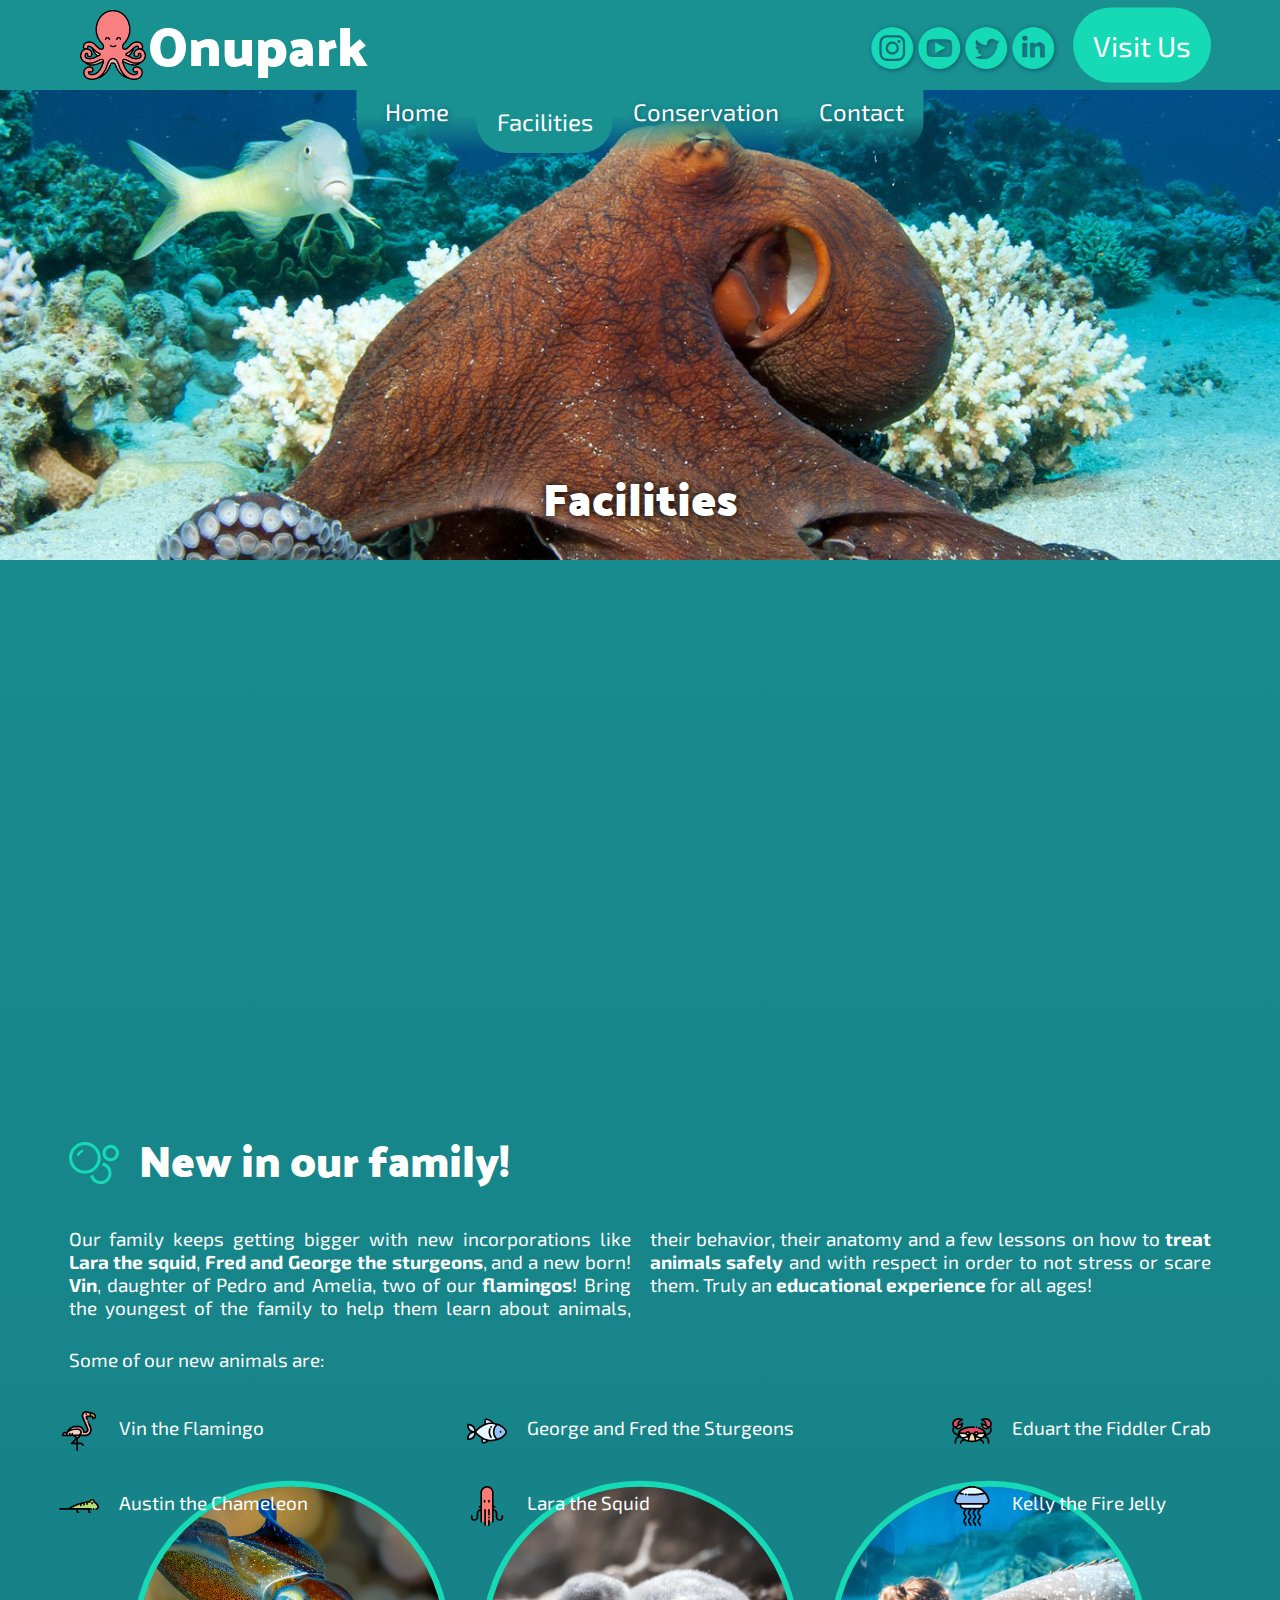
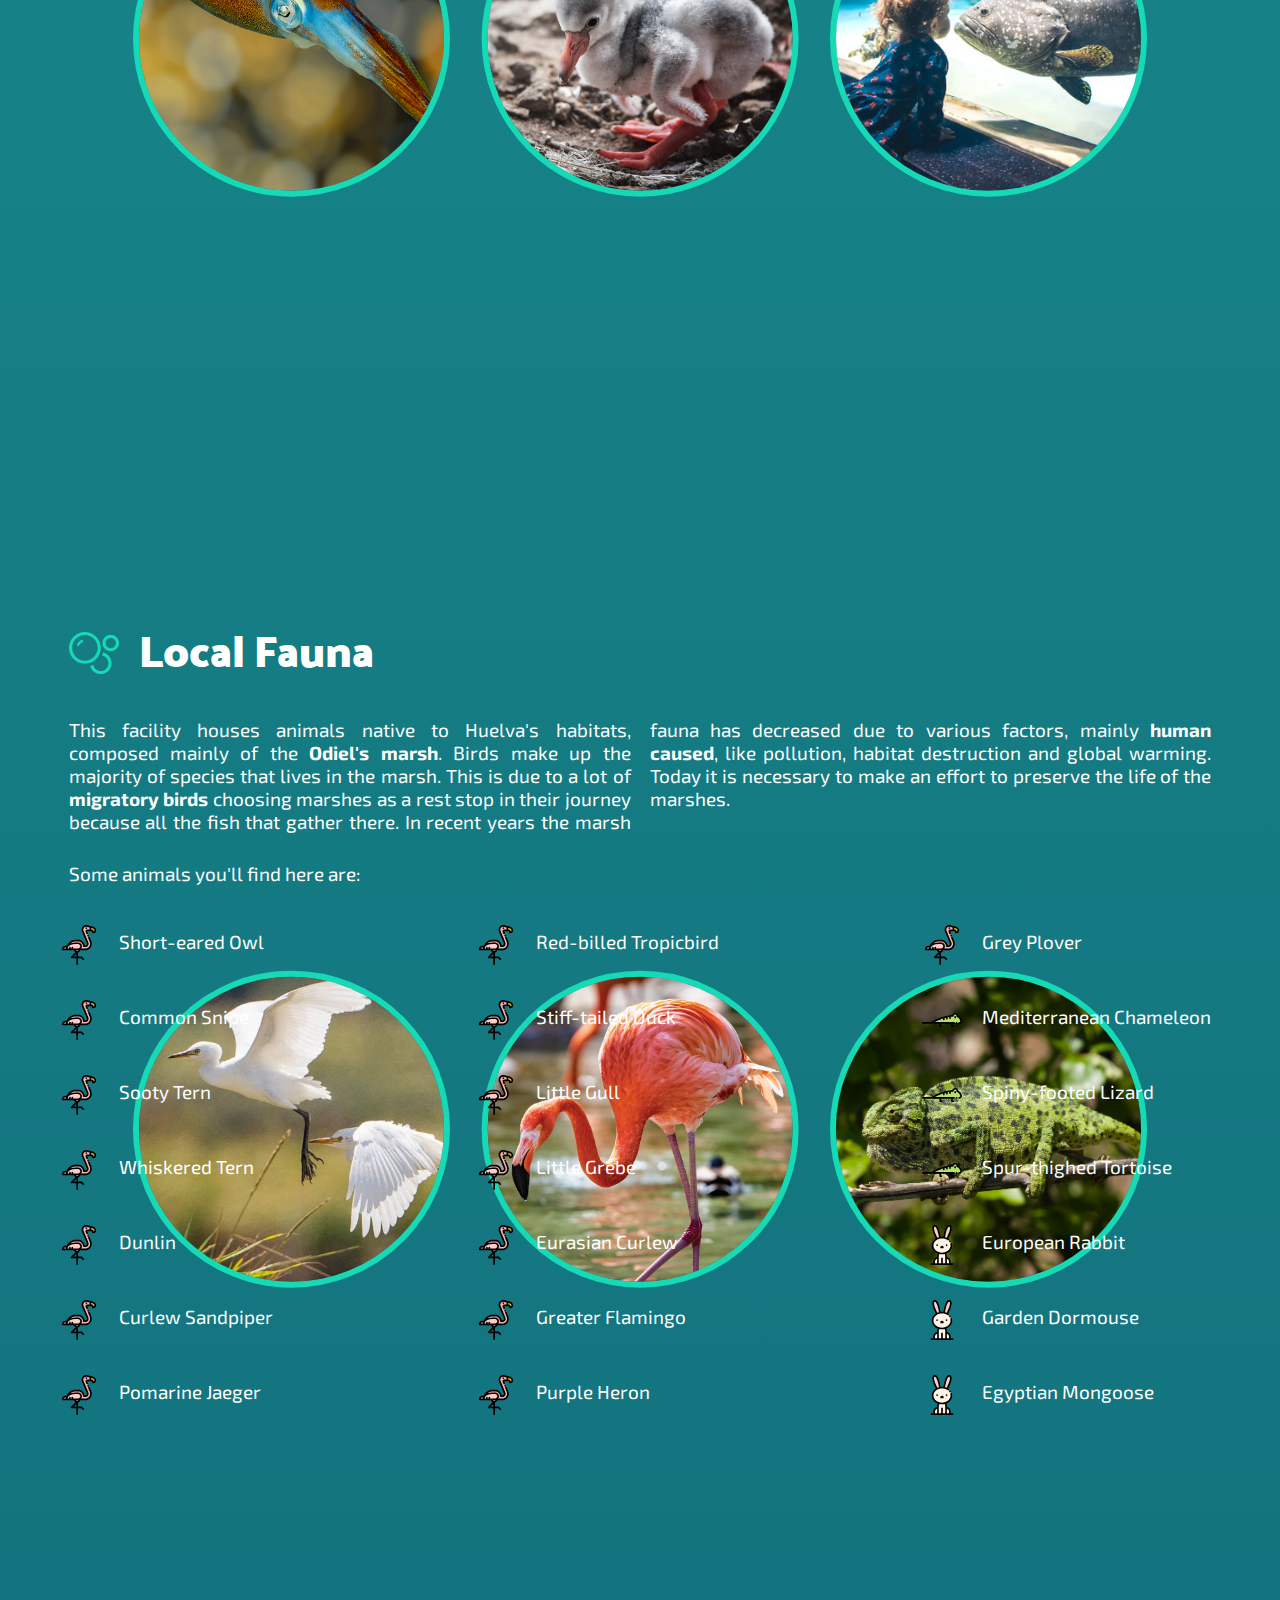
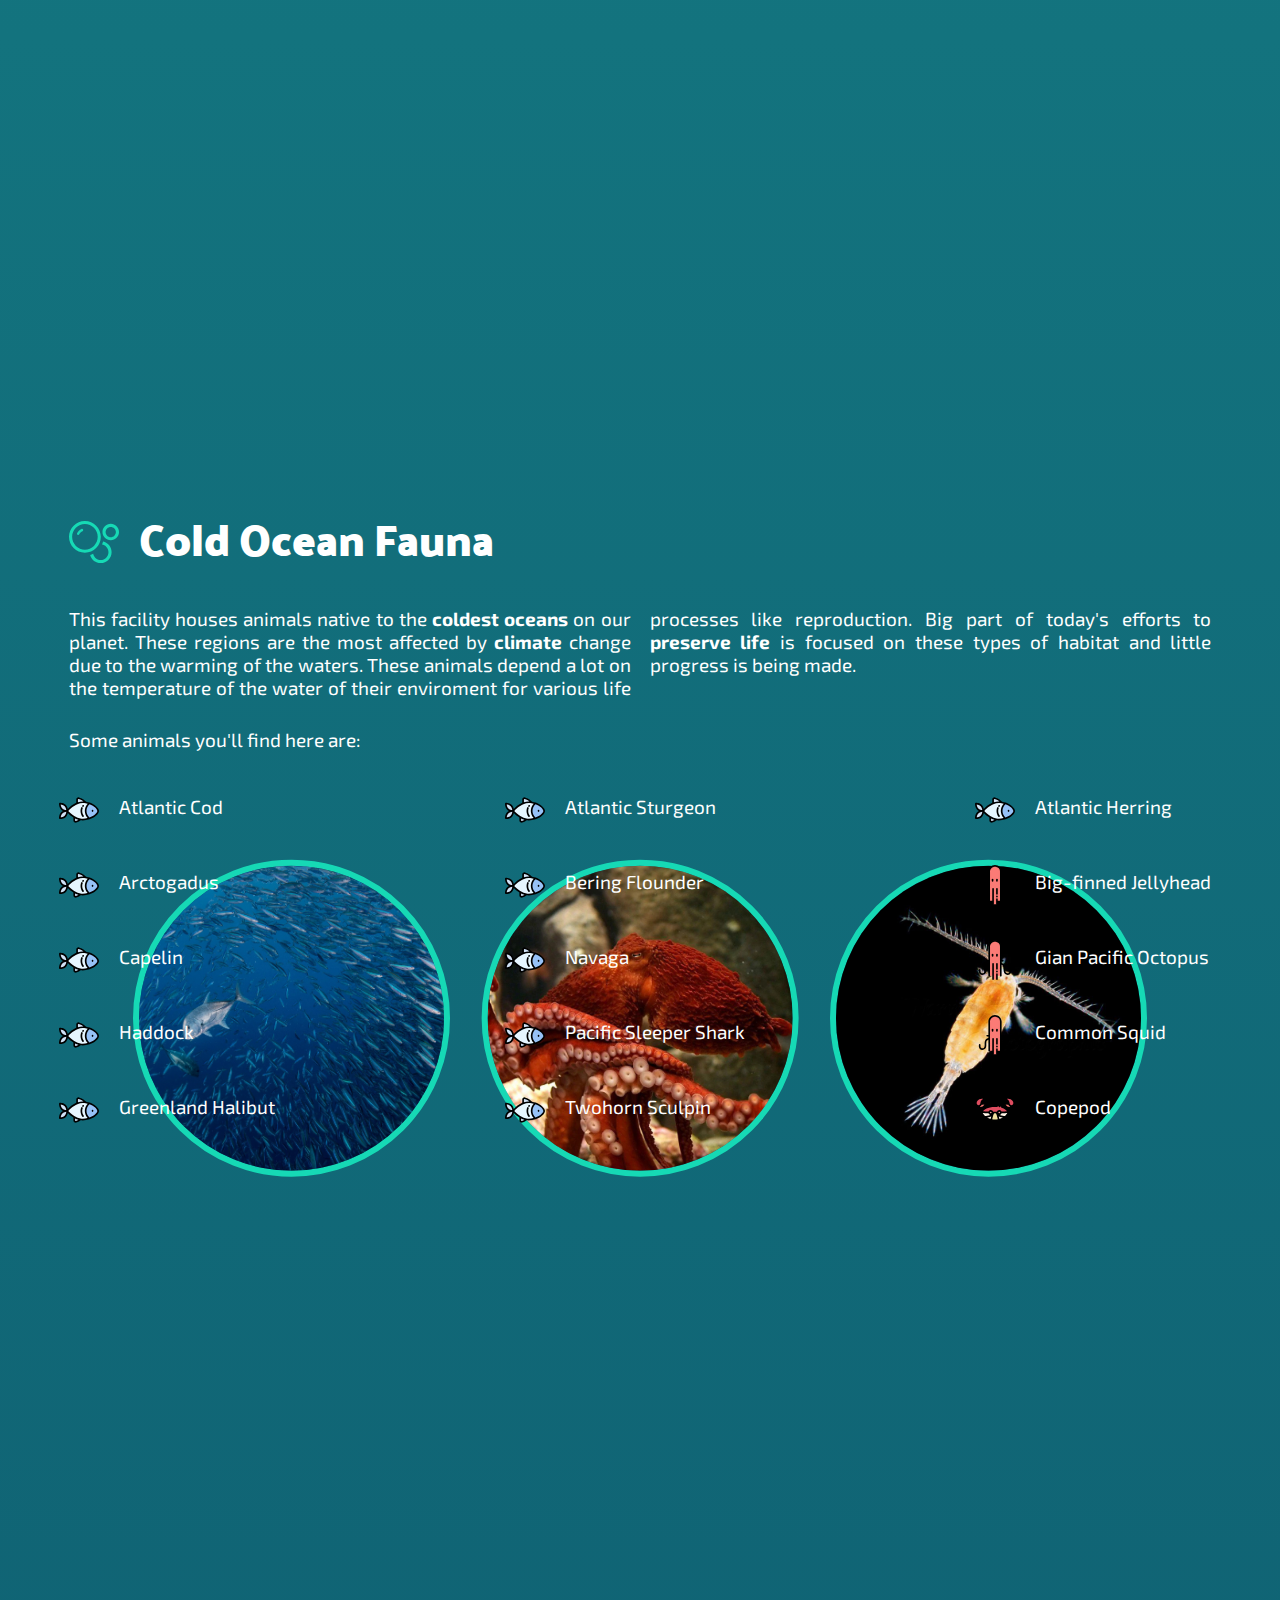
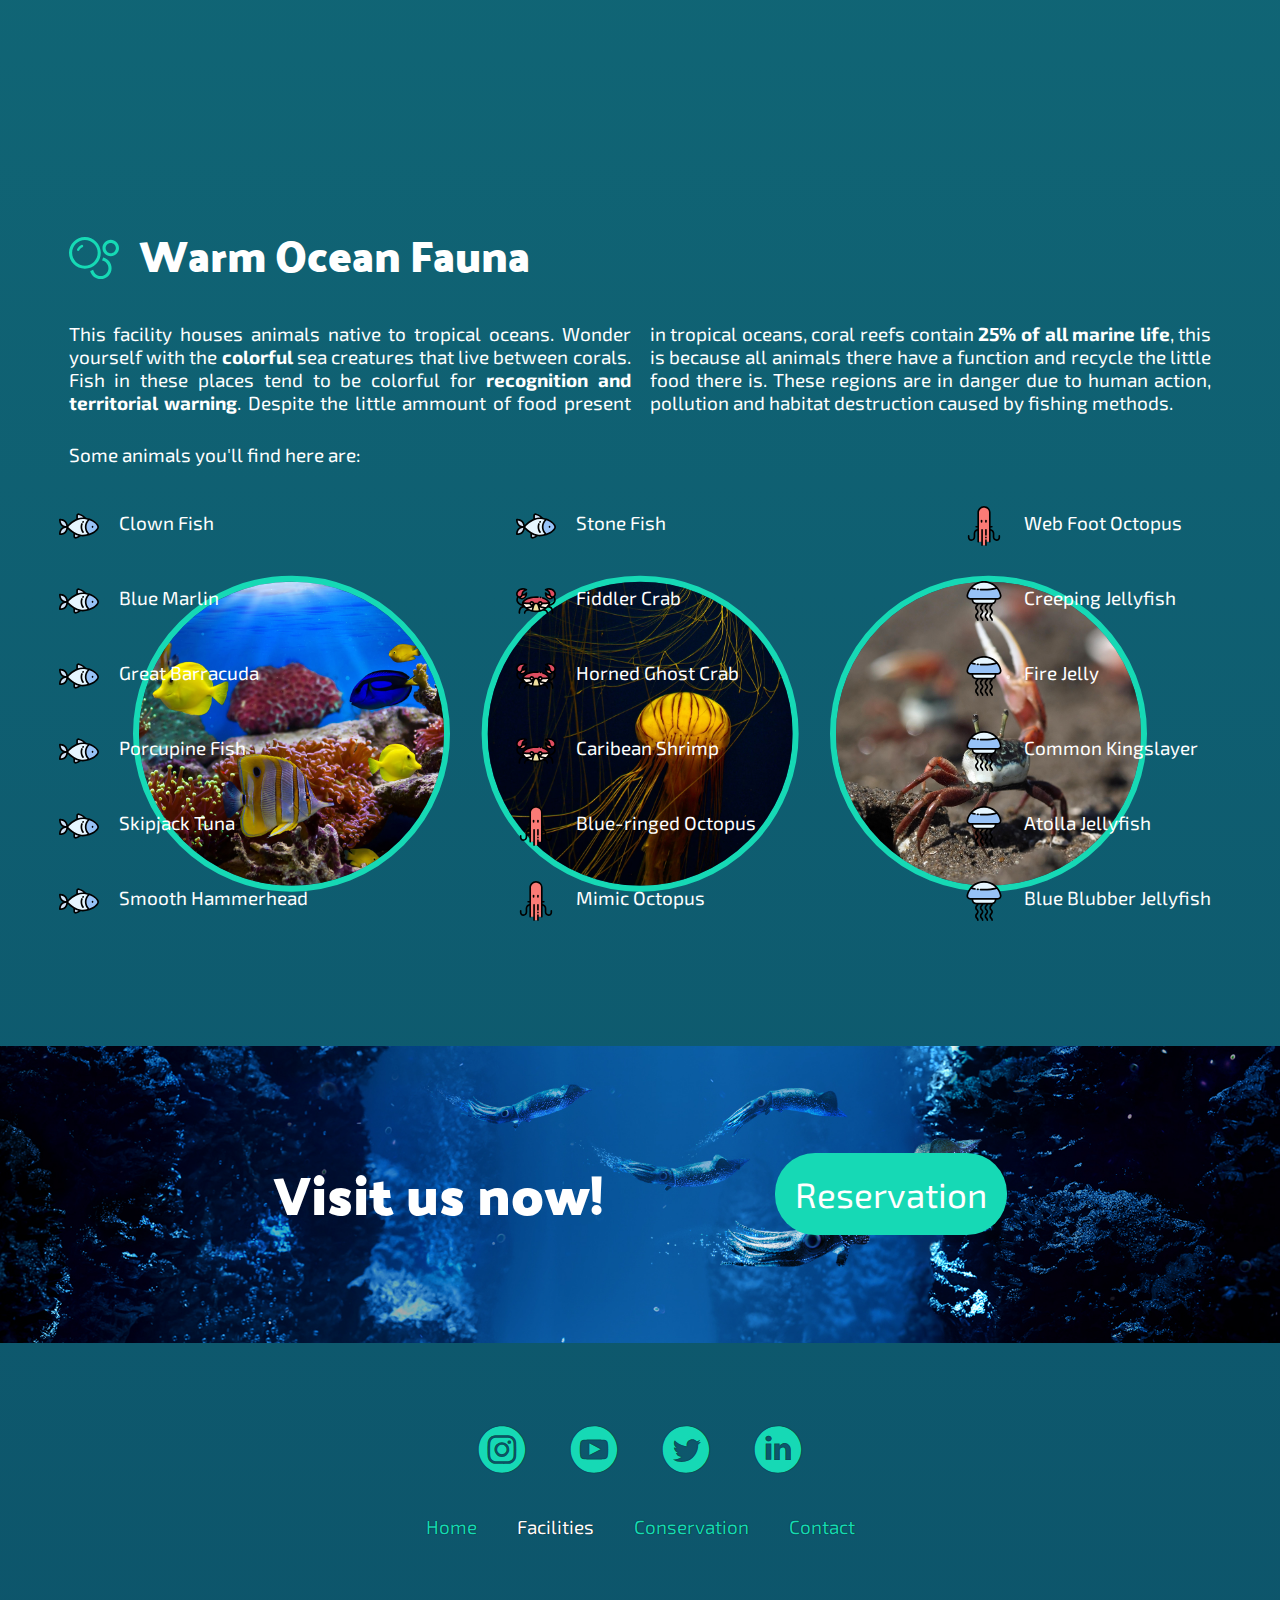
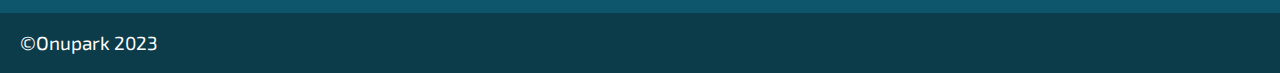
<file: Onupark/facilities.html>
<!DOCTYPE html>
<html>
    <head>
        <title>Onupark | Facilities</title>
        <link rel="stylesheet" type="text/css" href="assets/css/styles_general.css">
        <link rel="stylesheet" type="text/css" href="assets/css/content_styles.css">
        <meta name="viewport" content="width=device-width, initial-scale=1.0" />
        <meta charset="UTF-8">
        <link rel="icon" href="assets/img/pulpo.png">
    </head>
    <body>
        <header>
            <div class="logo logo-header">
                <img src="assets/img/pulpo.png">
                <h1>Onupark</h1>
            </div>
            <nav class="ontop">
                <a href="index.html" class="navitem">Home</a>
                <a href="facilities.html" class="navitem selected">Facilities</a>
                <a href="conservation.html" class="navitem">Conservation</a>
                <a href="contact.html" class="navitem">Contact</a>
            </nav>
            <div class="rrss">
                <a href="https://www.instagram.com" target="_blank">I</a>
                <a href="https://www.youtube.com" target="_blank">Y</a>
                <a href="https://www.twitter.com" target="_blank">T</a>
                <a href="https://www.linkedin.com" target="_blank">L</a>
            </div>
            <a href="contact.html#reservation" class="button">Visit Us</a>
        </header>

        <!-- Hero -->
        <div class="hero facilities">
            <h1>Facilities</h1>
        </div>

        <!-- New Inhabitants -->
        <section id="newinhabitants" class="fw">
            <div class="subsection bubble-images horizontal">
                <figure class="right">
                    <img class="img-bubble" src="assets/img/newinhabitants3.jpg">
                </figure>
                <figure class="center">
                    <img class="img-bubble" src="assets/img/newinhabitants5.jpg">
                </figure>
                <figure class="left">
                    <img class="img-bubble" src="assets/img/newinhabitants4.jpg">
                </figure>
            </div>
            <div class="subsection">
                <h1 class="section-title">New in our family!</h1>
                <p>Our family keeps getting bigger with new incorporations like <strong>Lara the squid</strong>, 
                    <strong>Fred and George the sturgeons</strong>, and a new born! <strong>Vin</strong>, daughter 
                    of Pedro and Amelia, two of our <strong>flamingos</strong>! Bring the youngest of the family to 
                    help them learn about animals, their behavior, their anatomy and a few lessons on how to 
                    <strong>treat animals safely</strong> and with respect in order to not stress or scare them. 
                    Truly an <strong>educational experience</strong> for all ages!</p>
                <p>Some of our new animals are:</p>
                <div class="lista-animales">
                    <ul>
                        <li class="bird">Vin the Flamingo</li>
                        <li class="lizard">Austin the Chameleon</li>
                    </ul>
                    <ul>
                        <li class="fish">George and Fred the Sturgeons</li>
                        <li class="squid">Lara the Squid</li>
                    </ul>
                    <ul>
                        <li class="crab">Eduart the Fiddler Crab</li>
                        <li class="jellyfish">Kelly the Fire Jelly</li>
                    </ul>
                </div>
            </div>
        </section>

        <!-- Local -->
        <section id="local" class="fw">
            <div class="subsection bubble-images horizontal">
                <figure class="right">
                    <img class="img-bubble" src="assets/img/local1.jpg">
                </figure>
                <figure class="center">
                    <img class="img-bubble" src="assets/img/local2.jpg">
                </figure>
                <figure class="left">
                    <img class="img-bubble" src="assets/img/local3.jpg">
                </figure>
            </div>
            <div class="subsection">
                <h1 class="section-title">Local Fauna</h1>
                <p>This facility houses animals native to Huelva's habitats, composed mainly of the <strong>Odiel's marsh</strong>. Birds 
                    make up the majority of species that lives in the marsh. This is due to a lot of <strong>migratory birds</strong> 
                    choosing marshes as a rest stop in their journey because all the fish that gather there.
                    In recent years the marsh fauna has decreased due to various factors, mainly <strong>human caused</strong>, like 
                    pollution, habitat destruction and global warming. Today it is necessary to make an effort to preserve 
                    the life of the marshes.</p>
                <p>Some animals you'll find here are:</p>
                <div class="lista-animales">
                    <ul>
                        <li class="bird">Short-eared Owl</li>
                        <li class="bird">Common Snipe</li>
                        <li class="bird">Sooty Tern</li>
                        <li class="bird">Whiskered Tern</li>
                        <li class="bird">Dunlin</li>
                        <li class="bird">Curlew Sandpiper</li>
                        <li class="bird">Pomarine Jaeger</li>
                    </ul>
                    <ul>
                        <li class="bird">Red-billed Tropicbird</li>
                        <li class="bird">Stiff-tailed Duck</li>
                        <li class="bird">Little Gull</li>
                        <li class="bird">Little Grebe</li>
                        <li class="bird">Eurasian Curlew</li>
                        <li class="bird">Greater Flamingo</li>
                        <li class="bird">Purple Heron</li>
                    </ul>
                    <ul>
                        <li class="bird">Grey Plover</li>
                        <li class="lizard">Mediterranean Chameleon</li>
                        <li class="lizard">Spiny-footed Lizard</li>
                        <li class="lizard">Spur-thighed Tortoise</li>
                        <li class="mammal">European Rabbit</li>
                        <li class="mammal">Garden Dormouse</li>
                        <li class="mammal">Egyptian Mongoose</li>
                    </ul>
                </div>
            </div>
        </section>

        <!-- Cold Ocean -->
        <section id="cold" class="fw">
            <div class="subsection bubble-images horizontal">
                <figure class="right">
                    <img class="img-bubble" src="assets/img/cold1.jpg">
                </figure>
                <figure class="center">
                    <img class="img-bubble" src="assets/img/cold2.jpg">
                </figure>
                <figure class="left">
                    <img class="img-bubble" src="assets/img/cold3.jpg">
                </figure>
            </div>
            <div class="subsection">
                <h1 class="section-title">Cold Ocean Fauna</h1>
                <p>This facility houses animals native to the <strong>coldest oceans</strong> on our planet. These regions 
                    are the most affected by <strong>climate</strong> change due to the warming of the waters. These animals 
                    depend a lot on the temperature of the water of their enviroment for various life processes like 
                    reproduction. Big part of today's efforts to <strong>preserve life</strong> is focused on these types 
                    of habitat and little progress is being made.</p>
                <p>Some animals you'll find here are:</p>
                <div class="lista-animales">
                    <ul>
                        <li class="fish">Atlantic Cod</li>
                        <li class="fish">Arctogadus</li>
                        <li class="fish">Capelin</li>
                        <li class="fish">Haddock</li>
                        <li class="fish">Greenland Halibut</li>
                    </ul>
                    <ul>
                        <li class="fish">Atlantic Sturgeon</li>
                        <li class="fish">Bering Flounder</li>
                        <li class="fish">Navaga</li>
                        <li class="fish">Pacific Sleeper Shark</li>
                        <li class="fish">Twohorn Sculpin</li>
                    </ul>
                    <ul>
                        <li class="fish">Atlantic Herring</li>
                        <li class="squid">Big-finned Jellyhead</li>
                        <li class="squid">Gian Pacific Octopus</li>
                        <li class="squid">Common Squid</li>
                        <li class="crab">Copepod</li>
                    </ul>
                </div>
            </div>
        </section>

        <!-- Warm Ocean -->
        <section id="warm" class="fw">
            <div class="subsection bubble-images horizontal">
                <figure class="right">
                    <img class="img-bubble" src="assets/img/warm1.jpg">
                </figure>
                <figure class="center">
                    <img class="img-bubble" src="assets/img/warm2.jpg">
                </figure>
                <figure class="left">
                    <img class="img-bubble" src="assets/img/warm3.jpg">
                </figure>
            </div>
            <div class="subsection">
                <h1 class="section-title">Warm Ocean Fauna</h1>
                <p>This facility houses animals native to tropical oceans. Wonder yourself with the <strong>colorful</strong> 
                    sea creatures that live between corals. Fish in these places tend to be colorful for <strong>recognition 
                    and territorial warning</strong>. Despite the little ammount of food present in tropical oceans, coral 
                    reefs contain <strong>25% of all marine life</strong>, this is because all animals there have a function 
                    and recycle the little food there is. These regions are in danger due to human action, pollution and 
                    habitat destruction caused by fishing methods.</p>
                <p>Some animals you'll find here are:</p>
                <div class="lista-animales">
                    <ul>
                        <li class="fish">Clown Fish</li>
                        <li class="fish">Blue Marlin</li>
                        <li class="fish">Great Barracuda</li>
                        <li class="fish">Porcupine Fish</li>
                        <li class="fish">Skipjack Tuna</li>
                        <li class="fish">Smooth Hammerhead</li>
                    </ul>
                    <ul>                        
                        <li class="fish">Stone Fish</li>
                        <li class="crab">Fiddler Crab</li>
                        <li class="crab">Horned Ghost Crab</li>
                        <li class="crab">Caribean Shrimp</li>
                        <li class="squid">Blue-ringed Octopus</li>
                        <li class="squid">Mimic Octopus</li>
                    </ul>
                    <ul>                        
                        <li class="squid">Web Foot Octopus</li>
                        <li class="jellyfish">Creeping Jellyfish</li>
                        <li class="jellyfish">Fire Jelly</li>
                        <li class="jellyfish">Common Kingslayer</li>
                        <li class="jellyfish">Atolla Jellyfish</li>
                        <li class="jellyfish">Blue Blubber Jellyfish</li>
                    </ul>
                </div>
            </div>
        </section>

        <!-- Reservation -->
        <div id="reservation-banner">
            <h1 class="reservation-text">Visit us now!</h1>
            <a href="contact.html#reservation" class="button">Reservation</a>
        </div>

        <!-- Footer -->
        <footer id="footer">
            <div class="rrss">
                <a href="https://www.instagram.com" target="_blank">I</a>
                <a href="https://www.youtube.com" target="_blank">Y</a>
                <a href="https://www.twitter.com" target="_blank">T</a>
                <a href="https://www.linkedin.com" target="_blank">L</a>
            </div>
            <div class="footer-nav">
                <a href="index.html">Home</a>
                <a href="facilities.html" class="selected">Facilities</a>
                <a href="conservation.html">Conservation</a>
                <a href="contact.html">Contact</a>
            </div>
        </footer>
        
        <!-- Copyright -->
        <div class="copyright">
            <p>©Onupark 2023</p>
        </div>

        <script type="text/javascript" src="assets/js/bubbles.js"></script>
    </body>
</html>
</file>
<file: Onupark/assets/css/styles_general.css>
@import url('https://fonts.googleapis.com/css2?family=Exo+2:wght@200;300;400;600;700;800&family=Palanquin+Dark:wght@400;500&display=swap');

@font-face {
    font-family: 'Iconos';
    src: url(../fonts/typeecon.otf);
}

:root {
    --main-color: #16d9b5;
    --main-color-dark: #11bfb9;
    --background-color: #199191;
    --background-color-dark: #0d556b;
    --copy-background: #0c3b4a;
    --margin: clamp(3.125rem, 0.3676rem + 4.902vw, 6.25rem);
}

html, body {
    width: 100%;
    margin: 0;
    font-family: 'Exo 2', sans-serif;
    color: white;
    background: linear-gradient(180deg, var(--background-color) 0%, var(--background-color-dark) 100%);
    scroll-behavior: smooth;
}

h1 {
    font-family: 'Palanquin Dark';
    font-size: clamp(2.5rem, 2.0588rem + 0.7843vw, 3rem);
    margin: 0;
}

p {
    font-size: clamp(1rem, 0.5588rem + 0.7843vw, 1.5rem);
    margin: 1.8rem 0;
    text-align: justify;
}

strong {
    font-weight: 700;
}

a {
    /* text-decoration: none; */
    color: var(--main-color);
}
a:hover {
    color: var(--main-color-dark);
}

/* Header */
header {
    height: 10vh;
    padding: 0 clamp(1.25rem, -5.9191rem + 12.7451vw, 9.375rem);
    /* Flex Box */
    display: flex;
    flex-flow: row nowrap;
    justify-content: space-between;
    align-items: center;
    align-content: center;
    position: relative;
    background-color: var(--background-color);
}

.logo-header {
    flex: 0 0 20%;
    height: 100%;
    padding: 10px;
    box-sizing: border-box;
    /* Flex Box */
    display: flex;
    flex-flow: row nowrap;
    justify-content: center;
    align-items: center;
    align-content: center;
}

.logo-header img {
    height: 100%;
}

.logo-header h1 {
    font-size: 3.4rem;
}

/* Nav */
nav {
    flex: 0 0 45%;
    height: 7vh;
    border-radius: 0 0 3.5vh 3.5vh;
    overflow: hidden;
    background: linear-gradient(180deg, var(--background-color) 0%,  var(--background-color) 40%, transparent 100%);
    /* Flex Box */
    display: flex;
    flex-flow: row nowrap;
    justify-content: space-between;
    align-items: center;
    align-content: center;
    /* Position */
    position: absolute;
    top: 10vh;
    left: 50%;
    transform: translateX(-50%);
    z-index: 9999;
}

nav.ontop .navitem {
    min-width: 80px;
    height: 100%;
    padding: 0 20px;
    margin-top: -20px;
    transition: all 300ms ease;
    /* Font */
    color: white;
    text-decoration: none;
    font-size: 1.5rem;
    text-align: center;
    line-height: 7vh;
    text-shadow: 1px 1px 5px var(--background-color-dark);
}

nav.ontop .navitem.selected, nav.ontop .navitem:hover {
    background-color: var(--background-color);
    /* color: var(--main-color); */
    border-radius: 0 0 3.5vh 3.5vh;
    text-shadow: none;
    margin-top: 0;
}

header .rrss {
    height: 100%;
    width: 15%;
    margin-right: 15%;
    /* Flex Box */
    display: flex;
    flex-flow: row nowrap;
    justify-content: space-between;
    align-items: center;
    align-content: center;
}

.rrss a {
    transition: all 300ms ease;
    /* Font */
    font-family: Iconos;
    color: var(--main-color);
    text-decoration: none;
    font-size: 2.7rem;
    text-shadow: 1px 1px 5px var(--background-color-dark);
}

.rrss a:hover {
    padding-bottom: 10px;
    color: var(--main-color-dark);
}

header .button {
    /* Position */
    position: absolute;
    top: 50%;
    transform: translateY(-50%);
}

header .button {
    right: var(--margin);
}

/* Hero */
.hero {
    height: 90vh;
    width: 100%;
    /* Background Image */
    background-image: url(../img/marisma.jpg);
    background-position: center;
    background-size: cover;
    background-repeat: no-repeat;
    /* Flex Box */
    display: flex;
    flex-flow: column nowrap;
    justify-content: center;
    align-items: center;
    align-content: center;
}

.hero h1 {
    text-shadow: 0px 0px 10px black;
    margin: 0;
    width: 50%;
    font-size: clamp(2.5rem, 1.6176rem + 1.5686vw, 3.5rem);
}

.hero p {
    font-family: 'Palanquin Dark';
    font-size: 2.8rem;
    text-shadow: 0px 0px 10px black;
    margin: 0;
    width: 50%;
    line-height: 4rem;
}

/* Sections */
section {
    padding: var(--margin);
    box-sizing: border-box;
    /* Flex Box */
    display: flex;
    flex-flow: row nowrap;
    justify-content: space-between;
    align-items: center;
    align-content: center;
}

.subsection {
    flex: 0 0 48%;
}

.section-title {
    margin-left: 70px;
    position: relative;
}

.section-title::before {
    content: "";
    width: 50px;
    aspect-ratio: 1/1;
    /* Background */
    background-image: url(../icons/bubble.svg);
    background-position: center;
    background-size: contain;
    background-repeat: no-repeat;
    filter: invert(86%) sepia(27%) saturate(5664%) hue-rotate(112deg) brightness(95%) contrast(83%);
    /* Position */
    position: absolute;
    top: 55%;
    transform: translateY(-50%);
    left: -70px;
}

.button {
    padding: 20px;
    background-color: var(--main-color);
    border-radius: 40px;
    transition: all 200ms ease;
    /* Font */
    font-size: 1.8rem;
    text-decoration: none;
    color:white;
}
.button:hover {
    color: white;
    background-color: var(--main-color-dark);
}

/* Bubble Images */
.bubble-images {
    flex: 0 1 50%;
    width: 100%;
    height: 100vh;
    /* Flex Box */
    display: flex;
    flex-flow: column nowrap;
    justify-content: center;
    align-items: center;
    align-content: center;
}

figure {
    position: relative;
    width: 100%;
    height: 10vh;
    margin: 80px 0;
}

.img-bubble {
    width: 65%;
    aspect-ratio: 1/1;
    border: 6px solid var(--main-color);
    border-radius: 50%;
    object-fit: cover;
    transition: all 2s ease;
    /* Position */
    position: absolute;
    top: 900%;
    transform: translateY(-50%);
}

figure.right .img-bubble {
    right: 0;
}
figure.left .img-bubble {
    left: 0;
}
figure.solo .img-bubble {
    width: 90%;
}

.img-bubble.show {
    top: 50%;
}

figure:nth-child(1) .img-bubble.show {
    z-index: 103;
}
figure:nth-child(2) .img-bubble.show {
    z-index: 102;
}
figure:nth-child(3) .img-bubble.show {
    z-index: 101;
}

.bubble-images.small {
    height: 70vh;
}

/* Reservation */
#reservation-banner {
    height: 33vh;
    padding: 100px;
    /* margin-top: 5vh; */
    box-sizing: border-box;
    /* Background Image */
    background-image: url(../img/reservation.jpg);
    background-size: cover;
    background-position: center;
    background-repeat: no-repeat;
    /* Flex Box */
    display: flex;
    justify-content: space-evenly;
    align-items: center;
    align-content: center;
}

#reservation-banner h1 {
    font-size: clamp(3rem, 2.1176rem + 1.5686vw, 4rem);
}

#reservation-banner a {
    font-size: clamp(2rem, 1.5588rem + 0.7843vw, 2.5rem);
}

/* Footer */
footer {
    min-height: 30vh;
    width: 100%;
    /* Flex Box */
    display: flex;
    flex-flow: column nowrap;
    justify-content: center;
    align-items: center;
    align-content: center;
}

footer .rrss, .footer-nav {
    width: 100%;
    margin: 20px 0;
    /* Flex Box */
    display: flex;
    justify-content: center;
    align-items: center;
    align-content: center;
}

footer .rrss a {
    margin: 0 20px;
    font-size: 3rem;
    text-shadow: 0 0 1px black;
}

footer .rrss a:hover {
    padding-bottom: 0;
    color: white;
}

.footer-nav {
    font-size: clamp(1rem, 0.5588rem + 0.7843vw, 1.5rem);
}

.footer-nav a {
    margin: 0 20px;
    text-decoration: none;
    transition: all 200ms ease;
    text-shadow: 0 0 1px black;
}

.footer-nav a.selected, .footer-nav a:hover {
    color: white;
}

.copyright {
    background-color: var(--copy-background);
    height: 60px;
}

.copyright p {
    height: 100%;
    width: 100%;
    margin: 0;
    line-height: 60px;
    padding-left: 20px;
    box-sizing: border-box;
}

/* Media queries */
@media only screen and (max-width: 1250px) {
    header .rrss {
        margin-right: 250px;
    }
}

@media only screen and (max-width: 900px) {
    .hero p, .hero h1 {
        width: 90%;
    }

    .hero h1 {
        font-size: clamp(4rem, 2.8571rem + 3.8095vw, 5rem);
    }

    .hero p {
        font-size: clamp(2.2rem, 1.5143rem + 2.2857vw, 2.8rem);
    }

    header .rrss {
        display: none;
    }

    #reservation {
        padding: 20px;
    }

    /* Imagenes */
    .img-bubble {
        width: 95% !important;
        left: 0;
        right: 0;
    }
}

/* Resolucion de movil */
@media screen and (max-width: 650px){
    section, .footer-nav, #reservation, .bubble-images.horizontal, .form-row {
        flex-flow: column nowrap !important;
    }

    /* Imagenes */
    .img-bubble {
        width: 80% !important;
        left: 0;
        right: 0;
    }

    .subsection {
        margin: clamp(1.875rem, -6.9485rem + 29.4118vw, 5rem) 0;
    }

    header .button {
        display: none;
    }

    section.fw p {
        columns: 1 !important;
    }
}
</file>
<file: Onupark/assets/css/content_styles.css>
/* Hero */
.hero {
    height: 50vh;
    justify-content: flex-end;
    padding-bottom: 20px;
}

.hero h1, .hero p {
    text-align: center;
}

.hero.facilities {
    background-image: url(../img/facilities.jpg);
}
.hero.conservation {
    background-image: url(../img/conservation.jpg);
}
.hero.contact {
    background-image: url(../img/contact.jpg);
}

section.fw {
    flex-flow: column nowrap;
}

/* Animal list */
section.fw p {
    columns: 2;
}

section.fw ul {
    /* columns: 3; */
    list-style: none;
    padding: 0;
}

li {
    font-size: clamp(1rem, 0.5588rem + 0.7843vw, 1.5rem);
    margin-left: 50px;
    margin-bottom: 10px;
    position: relative;
    height: 65px;
}

/* List Icons */
li::before {
    content: "";
    width: 40px;
    aspect-ratio: 1/1;
    /* Background Image */
    background-position: center;
    background-size: contain;
    background-repeat: no-repeat;
    /* Position */
    position: absolute;
    top: -5px;
    left: -60px;
    /* border: 1px solid red; */
}

.bird::before {
    background-image: url(../icons/flamingo.svg);
}
.fish::before {
    background-image: url(../icons/fish.svg);
}
.lizard::before {
    background-image: url(../icons/lizard.svg);
}
.crab::before {
    background-image: url(../icons/crab.svg);
}
.squid::before {
    background-image: url(../icons/octopus.svg);
}
.jellyfish::before {
    background-image: url(../icons/jellyfish.svg);
}
.mammal::before {
    background-image: url(../icons/rabbit.svg);
}

/* Bubble images horizontal */
.bubble-images.horizontal {
    flex-flow: row nowrap;
}

.bubble-images.horizontal figure {
    margin: 200px 0;
}

.bubble-images.horizontal figure img {
    width: 80%;
}

.center img {
    left: 50%;
    transform: translateY(-50%) translateX(-50%);
}

.lista-animales {
    /* Flex Box */
    display: flex;
    flex-flow: row nowrap;
    justify-content: space-between;
    align-items: center;
    align-content: center;
}

/* ---- Contact ---- */
/* Reservation Form */
.form-row {
    /* Flex Box */
    display: flex;
    flex-flow: row nowrap;
    justify-content: space-between;
    align-items: center;
    align-content: center;
}

.form-column {
    flex: 2;
    padding: 25px;
}

form label {
    margin-bottom: 10px;
    display: block;
    font-size: clamp(1.5rem, 1.2353rem + 0.4706vw, 1.8rem);
}

select, input {
    width: 100%;
    font-size: 1.5rem;
    background-color: var(--main-color);
    color: white;
    text-shadow: 0 0 3px black;
    border: none;
    border-radius: 25px;
    padding: 10px;
    outline: none;
    margin-bottom: 15px;
}

button {
    border: none;
    text-shadow: 0 0 3px black;
}

/* Calendar */
.calendar {
    flex: 3;
    border-radius: 30px;
    overflow: hidden;
    font-size: 1.8rem;
    width: 50%;
}

.calendar thead {
    background-color: var(--main-color);
}

.calendar td {
    background-color: white;
    color: var(--main-color-dark);
    text-align: center;
}

.calendar th.notavailable {
    background-color: var(--main-color-dark);
    color: lightgrey;
}

.calendar td.notavailable {
    background-color: lightgray;
}

.calendar td a {
    text-decoration: none;
}

figure.fw iframe {
    width: 100%;
    height: 40vh;
    left: 50%;
    top: 50%;
    transform: translateY(-40%);
    border-radius: 25px;
    border: 6px solid var(--main-color);
}

/* Iconos contact */
.icon {
    position: relative;
    columns: 1 !important;
}

.icon:before {
    content: "";
    width: 30px;
    height: 30px;
    display: block;
    position: relative;
    top: 30px;
    left: -35px;
    /* Background */
    background-position: center;
    background-size: contain;
    background-repeat: no-repeat;
}
.email::before {
    background-image: url(../icons/email.svg);
}
.phone::before {
    background-image: url(../icons/phone.svg);
}
</file>
